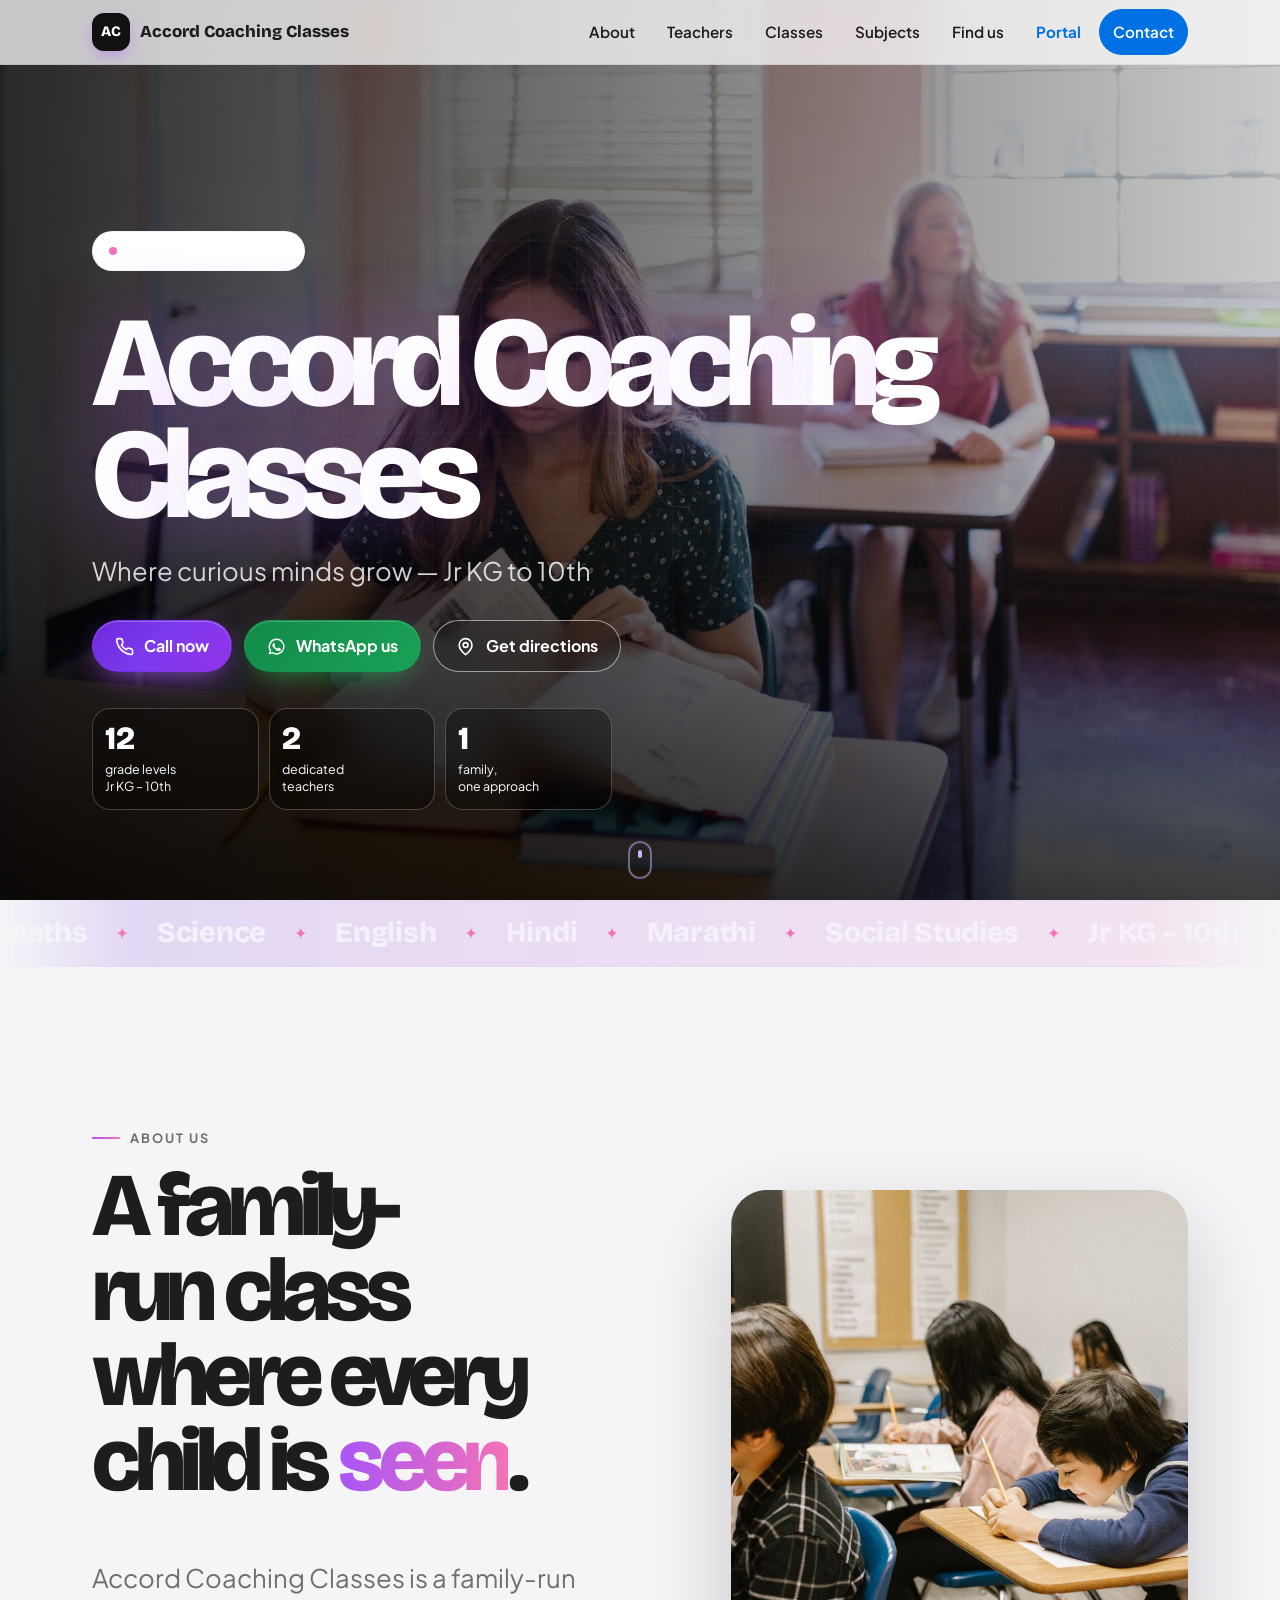
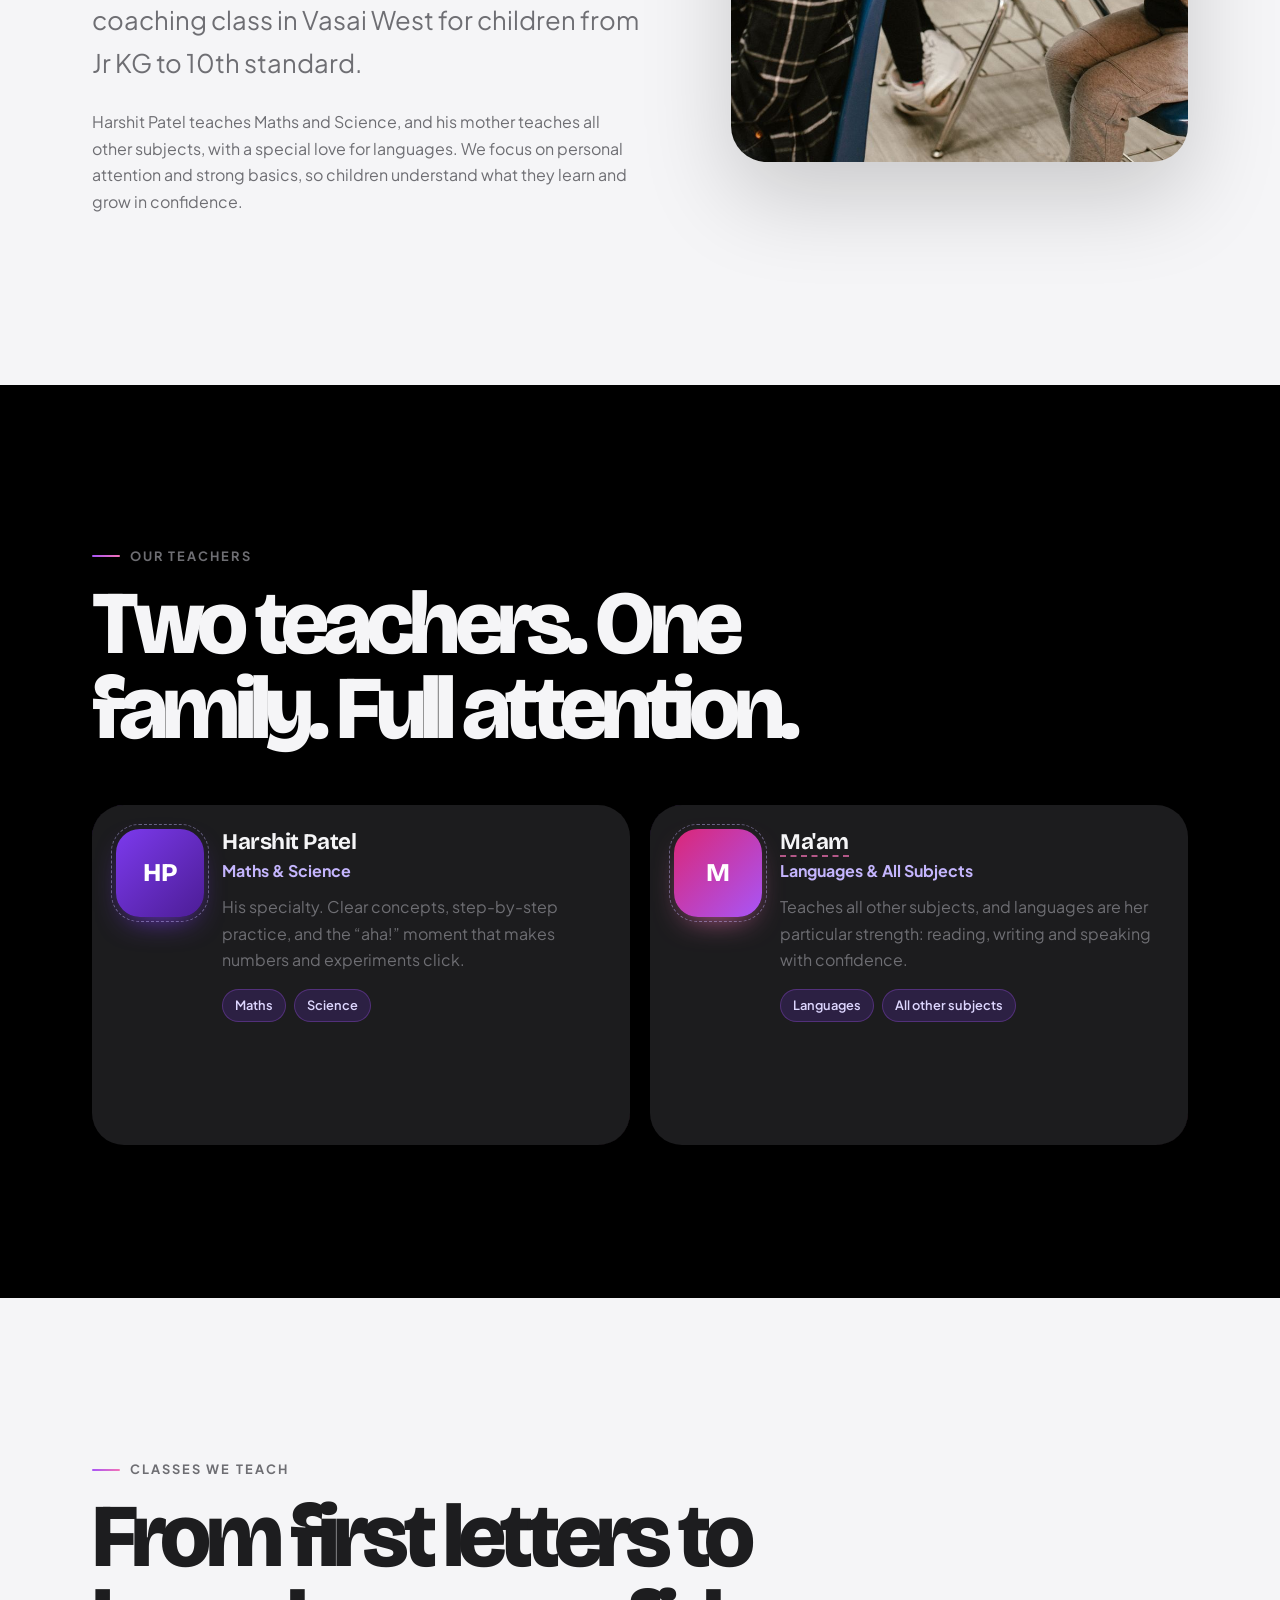
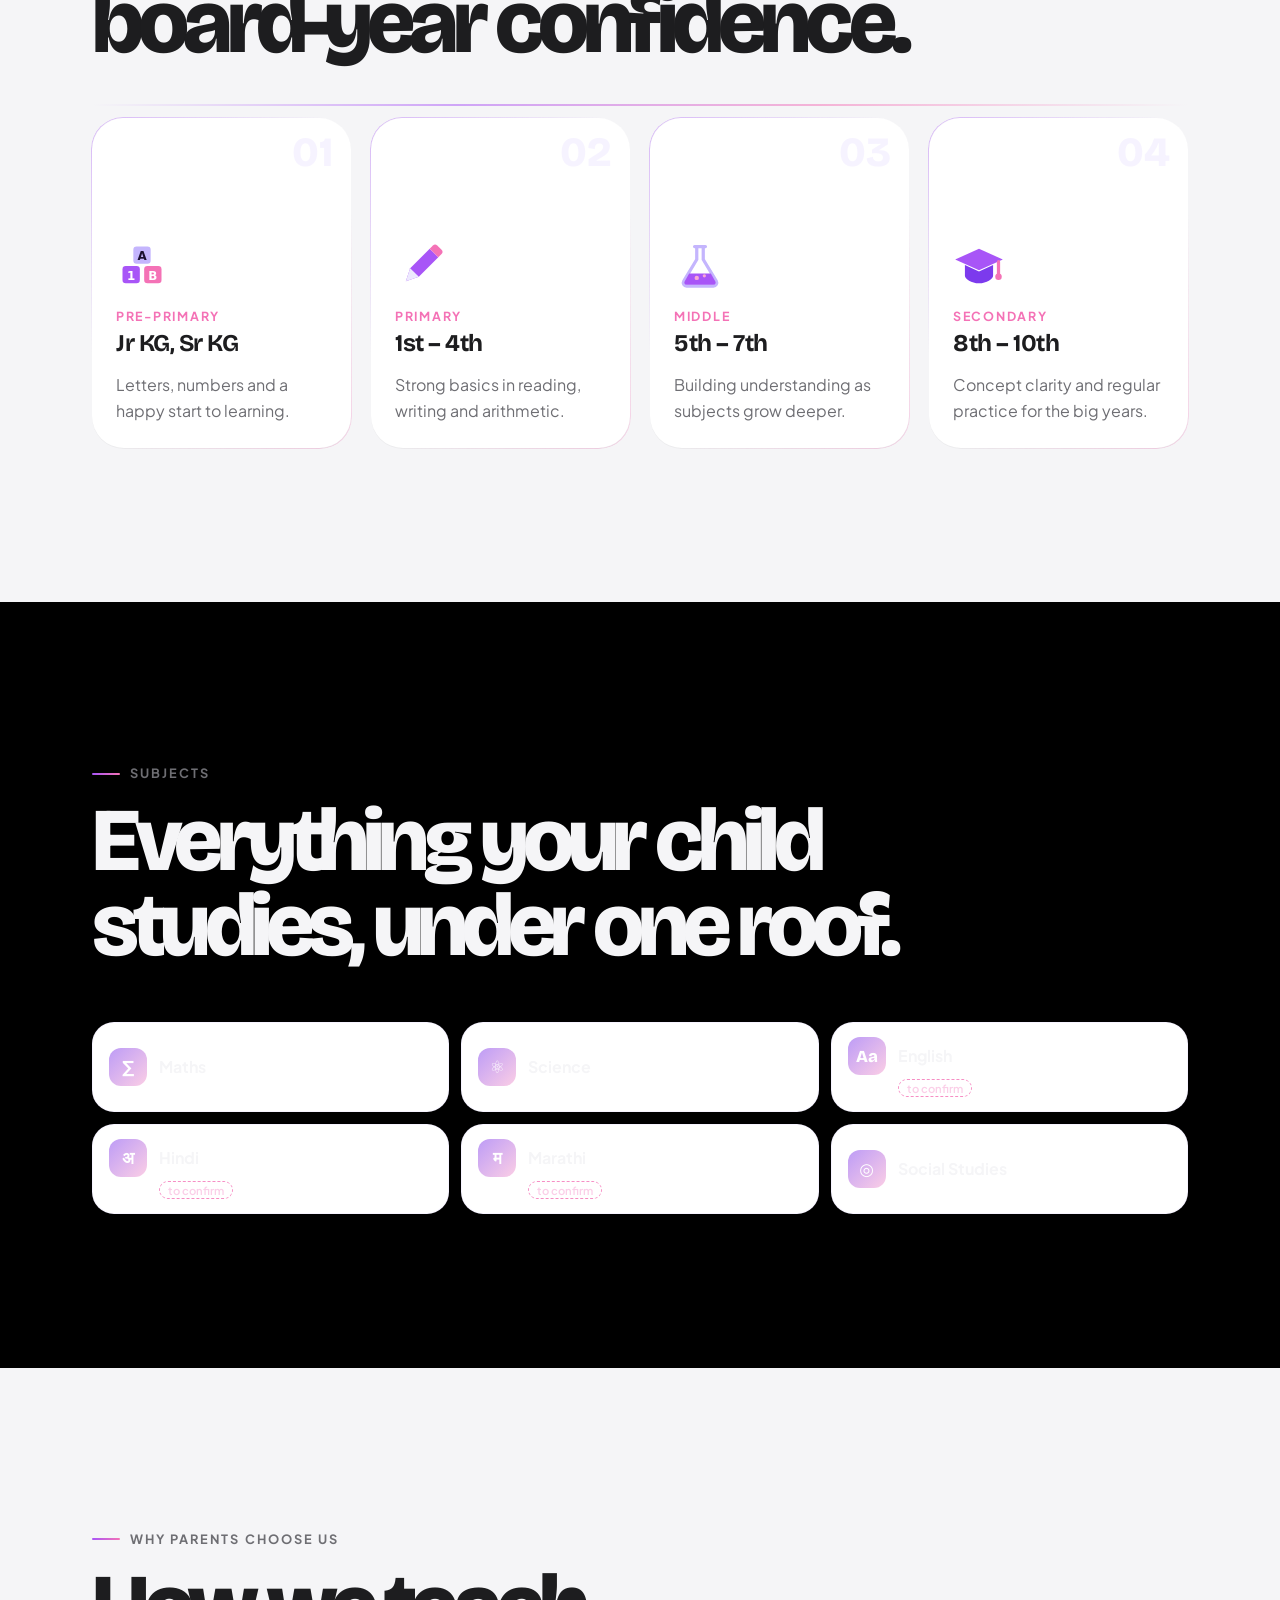
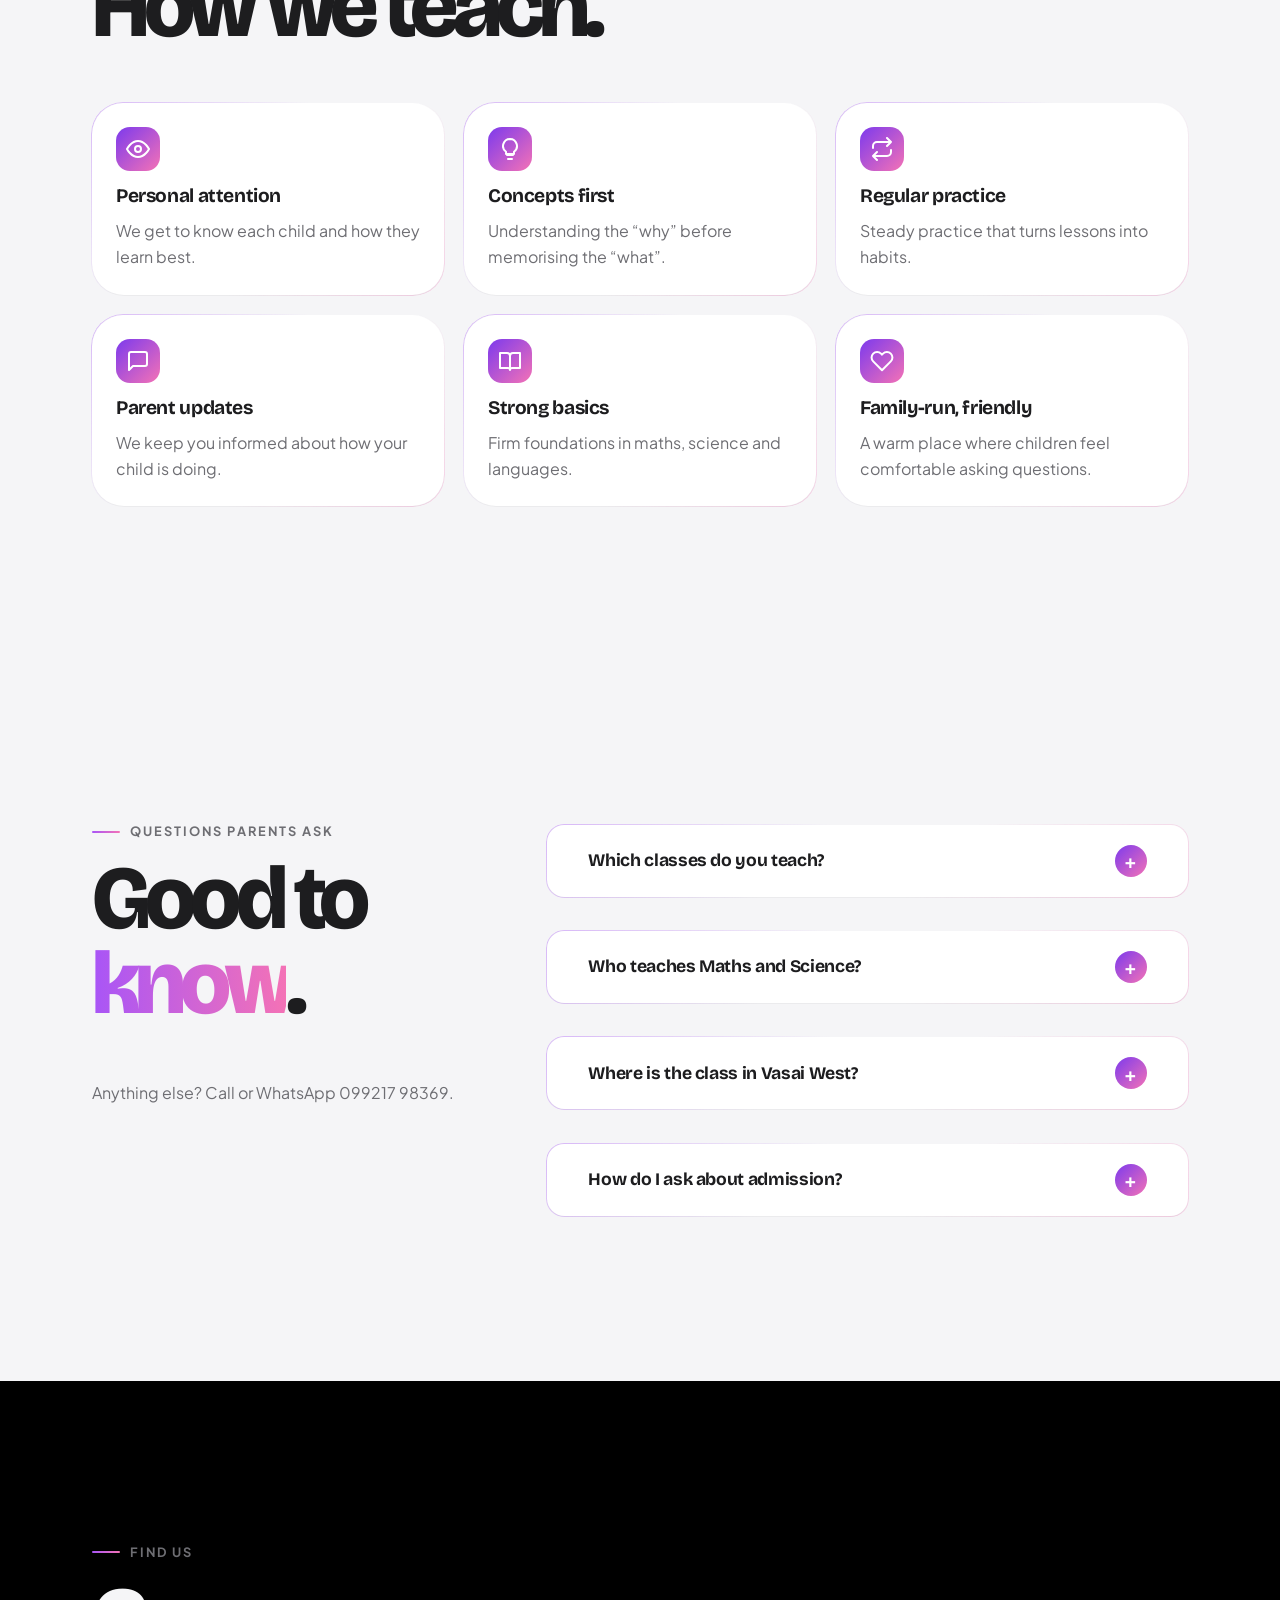
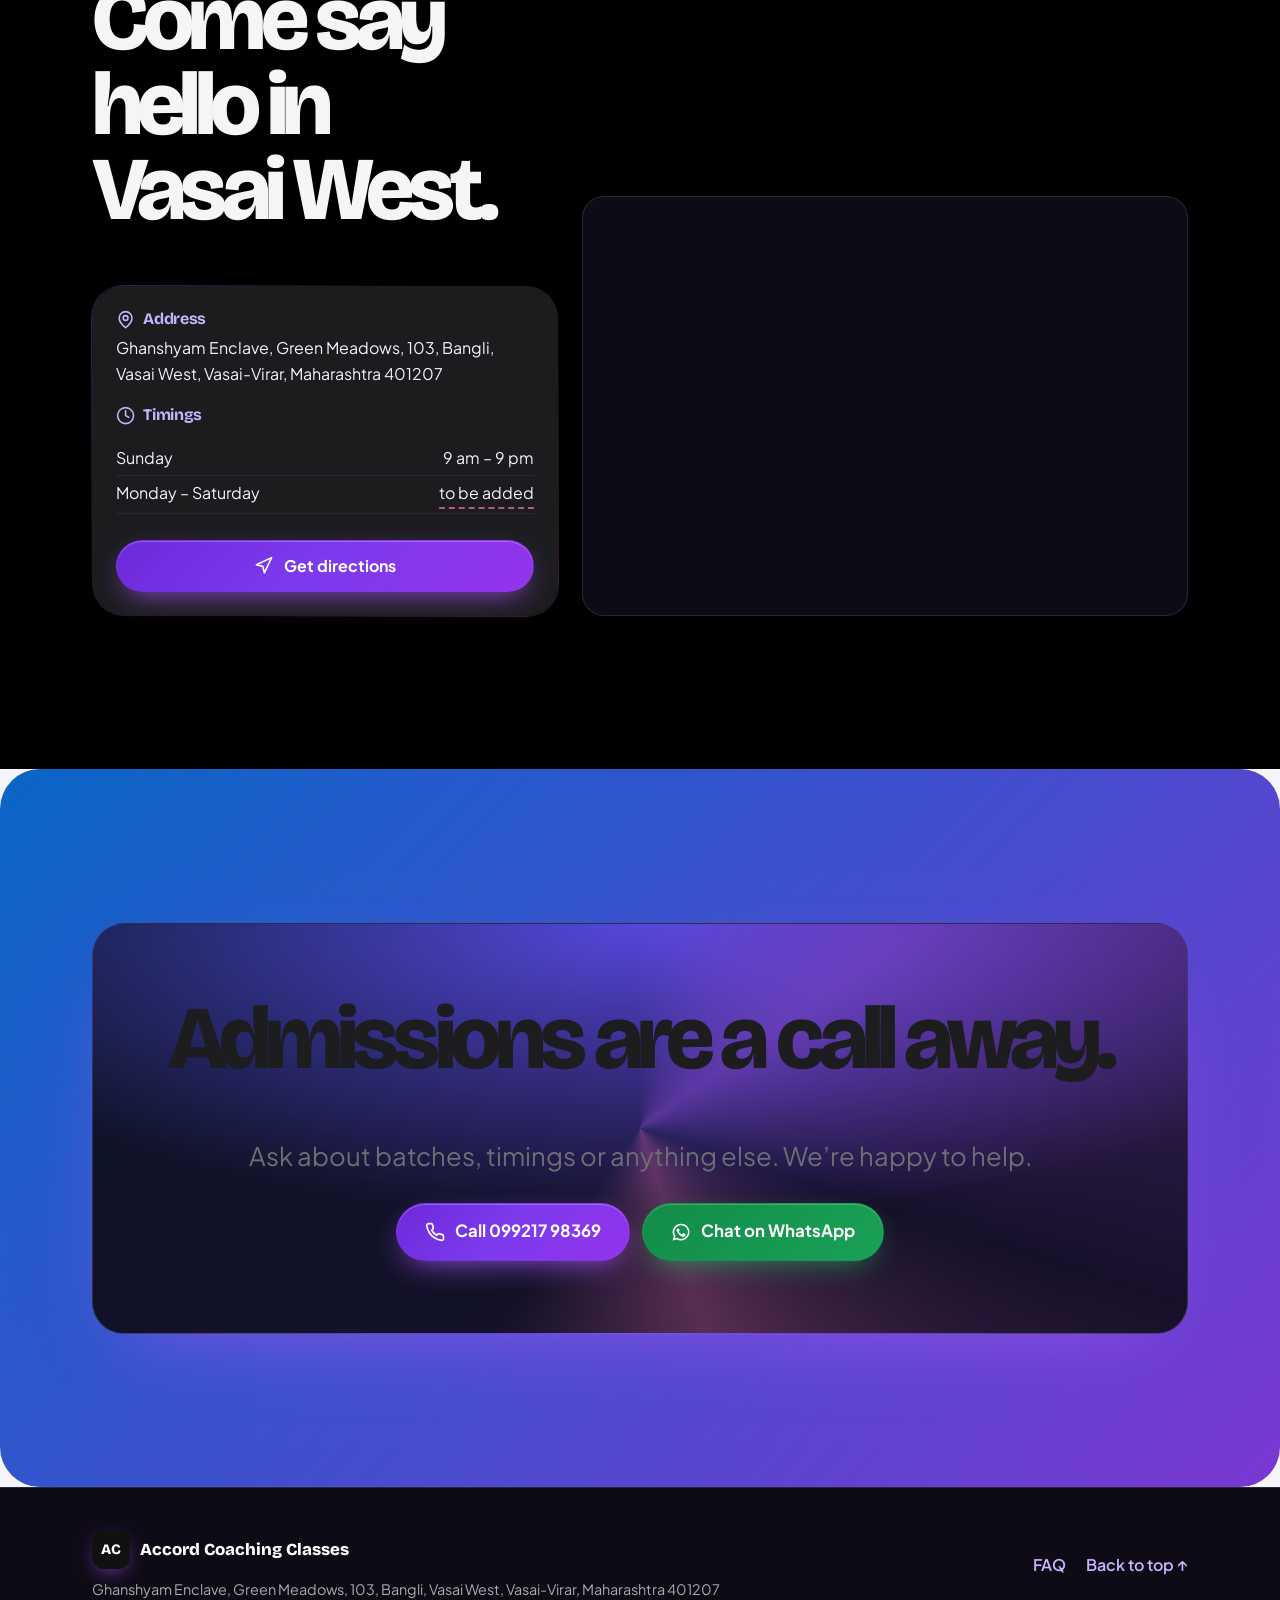
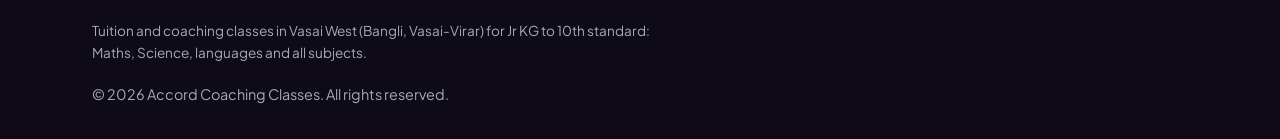
<file: index.html>
<!doctype html>
<html lang="en">
<head>
  <meta charset="utf-8">
  <meta name="viewport" content="width=device-width, initial-scale=1, viewport-fit=cover">
  <title>Accord Coaching Classes | Tuition &amp; Coaching Classes in Vasai West for Jr KG to 10th</title>
  <meta name="description" content="Accord Coaching Classes in Bangli, Vasai West: family-run tuition and coaching classes for Jr KG to 10th standard. Maths &amp; Science with Harshit Patel, languages and all other subjects with Ma'am. Call 099217 98369.">
  <meta name="robots" content="index, follow, max-image-preview:large">
  <meta name="geo.region" content="IN-MH">
  <meta name="geo.placename" content="Vasai West, Vasai-Virar">
  <meta name="geo.position" content="19.3645756;72.8074277"><meta name="ICBM" content="19.3645756, 72.8074277">
  <meta name="theme-color" content="#07060B">
  <meta name="color-scheme" content="dark">
  <link rel="canonical" href="https://harshipatel2006.github.io/accord-coaching-classes-vasai/">

  <meta property="og:type" content="website">
  <meta property="og:site_name" content="Accord Coaching Classes">
  <meta property="og:title" content="Accord Coaching Classes | Coaching Classes in Vasai West, Jr KG to 10th">
  <meta property="og:description" content="Jr KG to 10th. Maths &amp; Science with Harshit Patel; languages and all other subjects with Ma'am. Family-run, personal attention.">
  <meta property="og:image" content="https://harshipatel2006.github.io/accord-coaching-classes-vasai/assets/og-image.jpg">
  <meta property="og:image:type" content="image/jpeg">
  <meta property="og:image:width" content="1200">
  <meta property="og:image:height" content="630">
  <meta property="og:image:alt" content="Accord Coaching Classes, Vasai West: Jr KG to 10th, Maths, Science and languages">
  <meta property="og:url" content="https://harshipatel2006.github.io/accord-coaching-classes-vasai/">
  <meta property="og:locale" content="en_IN">
  <meta name="twitter:card" content="summary_large_image">
  <meta name="twitter:title" content="Accord Coaching Classes | Coaching Classes in Vasai West, Jr KG to 10th">
  <meta name="twitter:description" content="Jr KG to 10th. Maths &amp; Science, languages and all subjects. Family-run, personal attention.">
  <meta name="twitter:image" content="https://harshipatel2006.github.io/accord-coaching-classes-vasai/assets/og-image.jpg">
  <meta name="twitter:image:alt" content="Accord Coaching Classes, Vasai West: Jr KG to 10th, Maths, Science and languages">

  <link rel="icon" href="assets/favicon.svg" type="image/svg+xml">
  <link rel="icon" href="assets/favicon-32.png" sizes="32x32" type="image/png">
  <link rel="apple-touch-icon" href="assets/apple-touch-icon.png">
  <link rel="preload" href="assets/fonts/bricolage.woff2" as="font" type="font/woff2" crossorigin>
  <link rel="preload" href="assets/fonts/jakarta.woff2" as="font" type="font/woff2" crossorigin>
  <link rel="stylesheet" href="styles.css">
  <link rel="stylesheet" href="public-refresh.css">
  <link rel="stylesheet" href="public-tweaks.css">
  <script type="application/ld+json">{"@context":"https://schema.org","@graph":[{"@type":["EducationalOrganization","LocalBusiness"],"name":"Accord Coaching Classes","@id":"https://harshipatel2006.github.io/accord-coaching-classes-vasai/#organization","description":"Family-run tuition and coaching classes in Vasai West for Jr KG to 10th standard: Maths and Science with Harshit Patel, languages and all other subjects with his mother.","areaServed":["Vasai West","Vasai-Virar"],"knowsAbout":["Maths","Science","Languages"],"employee":[{"@type":"Person","name":"Harshit Patel","jobTitle":"Maths and Science teacher"}],"address":{"@type":"PostalAddress","streetAddress":"Ghanshyam Enclave, Green Meadows, 103, Bangli, Vasai West, Vasai-Virar, Maharashtra 401207","addressLocality":"Vasai West","addressRegion":"Maharashtra","postalCode":"401207","addressCountry":"IN","description":"Plus code 9R74+RX Vasai-Virar, Maharashtra"},"telephone":"+919921798369","url":"https://harshipatel2006.github.io/accord-coaching-classes-vasai/","image":"https://harshipatel2006.github.io/accord-coaching-classes-vasai/assets/og-image.jpg","geo":{"@type":"GeoCoordinates","latitude":19.3645756,"longitude":72.8074277},"hasMap":"https://www.google.com/maps?q=19.3645756,72.8074277","openingHoursSpecification":[{"@type":"OpeningHoursSpecification","dayOfWeek":"https://schema.org/Sunday","opens":"09:00","closes":"21:00"}]},{"@type":"WebSite","@id":"https://harshipatel2006.github.io/accord-coaching-classes-vasai/#website","url":"https://harshipatel2006.github.io/accord-coaching-classes-vasai/","name":"Accord Coaching Classes","inLanguage":"en-IN","publisher":{"@id":"https://harshipatel2006.github.io/accord-coaching-classes-vasai/#organization"}},{"@type":"FAQPage","@id":"https://harshipatel2006.github.io/accord-coaching-classes-vasai/#faq","mainEntity":[{"@type":"Question","name":"Which classes do you teach?","acceptedAnswer":{"@type":"Answer","text":"Every standard from Jr KG and Sr KG through 1st to 10th standard."}},{"@type":"Question","name":"Who teaches Maths and Science?","acceptedAnswer":{"@type":"Answer","text":"Harshit Patel teaches Maths and Science. His mother teaches all other subjects, and languages are her particular strength."}},{"@type":"Question","name":"Where is the class in Vasai West?","acceptedAnswer":{"@type":"Answer","text":"Ghanshyam Enclave, Green Meadows, 103, Bangli, Vasai West, Vasai-Virar, Maharashtra 401207."}},{"@type":"Question","name":"How do I ask about admission?","acceptedAnswer":{"@type":"Answer","text":"Call or WhatsApp 099217 98369 to ask about batches and timings. Directions to the class are below."}}]}]}</script>
</head>
<body>
  <a class="skip" href="#main">Skip to content</a>

  <header class="topbar" id="top">
    <div class="wrap topbar__in">
      <a class="brand" href="#hero">
        <span class="brand__mark" aria-hidden="true">AC</span>
        <span class="brand__name">Accord Coaching Classes</span>
      </a>
      <nav class="nav" aria-label="Sections">
        <a href="#about">About</a>
        <a href="#teachers">Teachers</a>
        <a href="#classes">Classes</a>
        <a href="#subjects">Subjects</a>
        <a href="#find-us">Find us</a>
        <a href="portal.html">Portal</a>
        <a class="nav__cta" href="#contact">Contact</a>
      </nav>
    </div>
  </header>

  <main id="main">
    <!-- 1. Hero -->
    <section class="hero" id="hero" aria-labelledby="hero-title">
      <video class="hero__video" autoplay muted loop playsinline preload="metadata" poster="assets/media/hero-poster.jpg" aria-hidden="true"><source src="assets/media/hero.mp4" type="video/mp4"></video>
      <div class="hero__shade" aria-hidden="true"></div>
      <div class="aurora" aria-hidden="true">
        <span class="aurora__blob aurora__blob--a"></span>
        <span class="aurora__blob aurora__blob--b"></span>
        <span class="aurora__blob aurora__blob--c"></span>
      </div>
      <canvas class="stars" id="stars" aria-hidden="true"></canvas>
      <div class="symbols" aria-hidden="true">
        <span style="--x:8%;--y:18%;--d:0s;--s:1.6rem">π</span>
        <span style="--x:84%;--y:14%;--d:-3s;--s:1.9rem">√</span>
        <span style="--x:72%;--y:62%;--d:-6s;--s:1.4rem">∑</span>
        <span style="--x:14%;--y:70%;--d:-2s;--s:1.2rem">ABC</span>
        <span style="--x:90%;--y:40%;--d:-8s;--s:1.5rem">⚛</span>
        <span style="--x:40%;--y:84%;--d:-5s;--s:1.3rem">÷</span>
        <span style="--x:56%;--y:10%;--d:-9s;--s:1.2rem">E=mc²</span>
        <span style="--x:28%;--y:40%;--d:-11s;--s:1.1rem">अ</span>
      </div>

      <div class="wrap hero__grid">
      <div class="hero__in">
        <p class="eyebrow reveal" data-reveal="up"><span class="dot" aria-hidden="true"></span> Jr KG – 10th · Vasai West</p>
        <h1 class="hero__title" id="hero-title"><span class="hero__name" data-letters>Accord Coaching Classes</span></h1>
        <p class="hero__tag reveal" data-reveal="up" style="--i:2">Where curious minds grow — Jr KG to 10th</p>
        <div class="hero__ctas reveal" data-reveal="up" style="--i:3">
          <a class="btn btn--primary" href="tel:+919921798369" data-ripple>
            <svg class="i" aria-hidden="true"><use href="#i-phone"/></svg> Call now
          </a>
          <a class="btn btn--wa" href="https://wa.me/919921798369?text=Hi%2C%20I%27d%20like%20to%20know%20about%20admissions" target="_blank" rel="noopener" data-ripple>
            <svg class="i" aria-hidden="true"><use href="#i-wa"/></svg> WhatsApp us
          </a>
          <a class="btn btn--ghost" href="https://www.google.com/maps/dir/?api=1&amp;destination=19.3645756%2C72.8074277" target="_blank" rel="noopener" data-ripple>
            <svg class="i" aria-hidden="true"><use href="#i-pin"/></svg> Get directions
          </a>
        </div>
        <ul class="stats reveal" data-reveal="up" style="--i:4" aria-label="At a glance">
          <li><strong><span data-count="12">12</span></strong><span>grade levels<br>Jr KG – 10th</span></li>
          <li><strong><span data-count="2">2</span></strong><span>dedicated<br>teachers</span></li>
          <li><strong>1</strong><span>family,<br>one approach</span></li>
        </ul>
      </div>
      <div class="hero__art" aria-hidden="true">
        <svg class="scene" viewBox="0 0 480 480">
          <defs>
            <radialGradient id="s-glow" cx=".5" cy=".5" r=".5"><stop offset="0" stop-color="#a855f7" stop-opacity=".55"/><stop offset="1" stop-color="#a855f7" stop-opacity="0"/></radialGradient>
            <linearGradient id="s-top" x1="0" y1="0" x2="1" y2="1"><stop offset="0" stop-color="#c4b5fd"/><stop offset="1" stop-color="#a855f7"/></linearGradient>
            <linearGradient id="s-l" x1="0" y1="0" x2="0" y2="1"><stop offset="0" stop-color="#7c3aed"/><stop offset="1" stop-color="#4c1d95"/></linearGradient>
            <linearGradient id="s-r" x1="0" y1="0" x2="0" y2="1"><stop offset="0" stop-color="#5b21b6"/><stop offset="1" stop-color="#2e1065"/></linearGradient>
            <linearGradient id="s-pt" x1="0" y1="0" x2="1" y2="1"><stop offset="0" stop-color="#fbcfe8"/><stop offset="1" stop-color="#f472b6"/></linearGradient>
            <linearGradient id="s-pl" x1="0" y1="0" x2="0" y2="1"><stop offset="0" stop-color="#ec4899"/><stop offset="1" stop-color="#9d174d"/></linearGradient>
            <linearGradient id="s-pr" x1="0" y1="0" x2="0" y2="1"><stop offset="0" stop-color="#be185d"/><stop offset="1" stop-color="#500724"/></linearGradient>
            <radialGradient id="s-orb" cx=".35" cy=".3" r=".75"><stop offset="0" stop-color="#fff"/><stop offset=".25" stop-color="#e9d5ff"/><stop offset=".7" stop-color="#a855f7"/><stop offset="1" stop-color="#581c87"/></radialGradient>
          </defs>
          <circle cx="240" cy="250" r="230" fill="url(#s-glow)"/>
          <!-- platform -->
          <path d="M240 330 L420 360 L240 430 L60 360 Z" fill="#1a1230" stroke="rgba(196,181,253,.35)"/>
          <path d="M60 360 L240 430 L240 446 L60 376 Z" fill="#120c22"/>
          <path d="M420 360 L240 430 L240 446 L420 376 Z" fill="#0b0716"/>
          <g class="scene__grid" stroke="rgba(196,181,253,.14)">
            <path d="M105 352 L285 422 M150 345 L330 414 M195 337 L375 406 M285 345 L105 397 M330 352 L150 404 M375 360 L195 412"/>
          </g>
          <!-- book stack -->
          <g class="scene__books">
            <path d="M150 330 L240 345 L330 330 L240 315 Z" fill="url(#s-top)"/>
            <path d="M150 330 L240 345 L240 370 L150 355 Z" fill="url(#s-l)"/>
            <path d="M330 330 L240 345 L240 370 L330 355 Z" fill="url(#s-r)"/>
            <path d="M156 340 L240 354 M156 347 L240 361" stroke="#ede9fe" stroke-opacity=".5"/>
            <path d="M168 300 L246 312 L322 298 L244 286 Z" fill="url(#s-pt)"/>
            <path d="M168 300 L246 312 L246 332 L168 320 Z" fill="url(#s-pl)"/>
            <path d="M322 298 L246 312 L246 332 L322 318 Z" fill="url(#s-pr)"/>
            <path d="M174 309 L246 321" stroke="#fff" stroke-opacity=".5"/>
            <path d="M178 272 L240 282 L304 270 L242 260 Z" fill="#ddd6fe"/>
            <path d="M178 272 L240 282 L240 298 L178 288 Z" fill="#8b5cf6"/>
            <path d="M304 270 L240 282 L240 298 L304 286 Z" fill="#6d28d9"/>
          </g>
          <!-- pencil -->
          <g class="scene__pencil"><path d="M318 250 L388 196 L398 208 L328 262 Z" fill="#f472b6"/><path d="M318 250 L328 262 L306 270 Z" fill="#fde68a"/><path d="M388 196 L398 208 L406 202 L396 190 Z" fill="#c4b5fd"/></g>
          <!-- orb + atom -->
          <g class="scene__orb">
            <ellipse cx="240" cy="258" rx="54" ry="10" fill="#000" opacity=".35"/>
            <circle cx="240" cy="168" r="58" fill="url(#s-orb)"/>
            <circle cx="222" cy="146" r="16" fill="#fff" opacity=".45"/>
            <g fill="none" stroke="#f9a8d4" stroke-width="2.5" opacity=".9">
              <ellipse cx="240" cy="168" rx="104" ry="32"/>
              <ellipse cx="240" cy="168" rx="104" ry="32" transform="rotate(60 240 168)"/>
              <ellipse cx="240" cy="168" rx="104" ry="32" transform="rotate(-60 240 168)"/>
            </g>
            <g class="scene__electron"><circle cx="344" cy="168" r="8" fill="#fff"/></g>
          </g>
          <!-- floating chips -->
          <g class="chip chip--a"><rect x="40" y="96" width="84" height="56" rx="16" fill="#1d1433" stroke="rgba(196,181,253,.4)"/><text x="82" y="133" text-anchor="middle">π r²</text></g>
          <g class="chip chip--b"><rect x="372" y="70" width="76" height="56" rx="16" fill="#1d1433" stroke="rgba(244,114,182,.5)"/><text x="410" y="107" text-anchor="middle">अ आ</text></g>
          <g class="chip chip--c"><rect x="24" y="250" width="92" height="56" rx="16" fill="#1d1433" stroke="rgba(196,181,253,.4)"/><text x="70" y="287" text-anchor="middle">ABC</text></g>
          <g class="chip chip--d"><rect x="388" y="270" width="72" height="56" rx="16" fill="#1d1433" stroke="rgba(244,114,182,.5)"/><text x="424" y="307" text-anchor="middle">√x</text></g>
        </svg>
      </div>
      </div>
      <a class="scrollcue" href="#about" aria-label="Scroll to About"><span aria-hidden="true"></span></a>
    </section>

    <div class="marquee" aria-hidden="true"><div class="marquee__track">
      <span>Maths</span><i>✦</i><span>Science</span><i>✦</i><span>English</span><i>✦</i><span>Hindi</span><i>✦</i><span>Marathi</span><i>✦</i><span>Social Studies</span><i>✦</i><span>Jr KG – 10th</span><i>✦</i><span>Vasai West</span><i>✦</i>
      <span>Maths</span><i>✦</i><span>Science</span><i>✦</i><span>English</span><i>✦</i><span>Hindi</span><i>✦</i><span>Marathi</span><i>✦</i><span>Social Studies</span><i>✦</i><span>Jr KG – 10th</span><i>✦</i><span>Vasai West</span><i>✦</i>
    </div></div>

    <!-- 2. About -->
    <section class="section" id="about" aria-labelledby="about-title">
      <div class="wrap about">
        <div class="about__text">
          <p class="kicker reveal" data-reveal="up">About us</p>
          <h2 id="about-title" class="reveal" data-reveal="up" style="--i:1">A family-run class where every child is <em>seen</em>.</h2>
          <p class="lead reveal" data-reveal="up" style="--i:2">Accord Coaching Classes is a family-run coaching class in Vasai West for children from Jr KG to 10th standard.</p>
          <p class="reveal" data-reveal="up" style="--i:3">Harshit Patel teaches Maths and Science, and his mother teaches all other subjects, with a special love for languages. We focus on personal attention and strong basics, so children understand what they learn and grow in confidence.</p>
        </div>
        <div class="about__art reveal" data-reveal="scale" style="--i:2" aria-hidden="true">
          <img class="editorial-photo" src="assets/media/classroom.jpg" width="1600" height="1067" loading="lazy" decoding="async" alt="">
          <svg viewBox="0 0 320 320" class="orbit">
            <defs>
              <linearGradient id="g-orb" x1="0" y1="0" x2="1" y2="1">
                <stop offset="0" stop-color="#A855F7"/><stop offset="1" stop-color="#F472B6"/>
              </linearGradient>
            </defs>
            <circle cx="160" cy="160" r="120" class="orbit__ring"/>
            <circle cx="160" cy="160" r="78" class="orbit__ring orbit__ring--2"/>
            <circle cx="160" cy="160" r="46" fill="url(#g-orb)" opacity=".9"/>
            <text x="160" y="172" text-anchor="middle" class="orbit__core">1+1</text>
            <g class="orbit__spin"><circle cx="160" cy="40" r="10" fill="#C4B5FD"/><text x="160" y="22" text-anchor="middle" class="orbit__lbl">Maths</text></g>
            <g class="orbit__spin orbit__spin--2"><circle cx="238" cy="160" r="8" fill="#F9A8D4"/><text x="262" y="150" text-anchor="middle" class="orbit__lbl">Science</text></g>
            <g class="orbit__spin orbit__spin--3"><circle cx="160" cy="280" r="9" fill="#A78BFA"/><text x="160" y="306" text-anchor="middle" class="orbit__lbl">Languages</text></g>
          </svg>
        </div>
      </div>
    </section>

    <!-- 3. Teachers -->
    <section class="section section--alt" id="teachers" aria-labelledby="teachers-title">
      <div class="wrap">
        <p class="kicker reveal" data-reveal="up">Our teachers</p>
        <h2 id="teachers-title" class="reveal" data-reveal="up" style="--i:1">Two teachers. One family. Full attention.</h2>
        <div class="grid grid--2">
          <article class="card teacher reveal" data-reveal="up" data-tilt style="--i:2">
            <div class="avatar" aria-hidden="true"><span>HP</span></div>
            <div>
              <h3>Harshit Patel</h3>
              <p class="teacher__role">Maths &amp; Science</p>
              <p>His specialty. Clear concepts, step-by-step practice, and the “aha!” moment that makes numbers and experiments click.</p>
              <ul class="tags"><li>Maths</li><li>Science</li></ul>
            </div>
          </article>
          <article class="card teacher reveal" data-reveal="up" data-tilt style="--i:3">
            <div class="avatar avatar--pink" aria-hidden="true"><span>M</span></div>
            <div>
              <h3><span class="ph">Ma'am</span></h3>
              <p class="teacher__role">Languages &amp; All Subjects</p>
              <p>Teaches all other subjects, and languages are her particular strength: reading, writing and speaking with confidence.</p>
              <ul class="tags"><li>Languages</li><li>All other subjects</li></ul>
            </div>
          </article>
        </div>
      </div>
    </section>

    <!-- 4. Classes -->
    <section class="section" id="classes" aria-labelledby="classes-title">
      <div class="wrap">
        <p class="kicker reveal" data-reveal="up">Classes we teach</p>
        <h2 id="classes-title" class="reveal" data-reveal="up" style="--i:1">From first letters to board-year confidence.</h2>
        <div class="grid grid--4 journey">
          <article class="card level reveal" data-reveal="up" data-tilt style="--i:1">
            <svg class="level__icon" aria-hidden="true"><use href="#i-blocks"/></svg>
            <p class="level__band">Pre-Primary</p>
            <h3>Jr KG, Sr KG</h3>
            <p>Letters, numbers and a happy start to learning.</p>
          </article>
          <article class="card level reveal" data-reveal="up" data-tilt style="--i:2">
            <svg class="level__icon" aria-hidden="true"><use href="#i-pencil"/></svg>
            <p class="level__band">Primary</p>
            <h3>1st – 4th</h3>
            <p>Strong basics in reading, writing and arithmetic.</p>
          </article>
          <article class="card level reveal" data-reveal="up" data-tilt style="--i:3">
            <svg class="level__icon" aria-hidden="true"><use href="#i-flask"/></svg>
            <p class="level__band">Middle</p>
            <h3>5th – 7th</h3>
            <p>Building understanding as subjects grow deeper.</p>
          </article>
          <article class="card level reveal" data-reveal="up" data-tilt style="--i:4">
            <svg class="level__icon" aria-hidden="true"><use href="#i-cap"/></svg>
            <p class="level__band">Secondary</p>
            <h3>8th – 10th</h3>
            <p>Concept clarity and regular practice for the big years.</p>
          </article>
        </div>
      </div>
    </section>

    <!-- 5. Subjects -->
    <section class="section section--alt" id="subjects" aria-labelledby="subjects-title">
      <div class="wrap">
        <p class="kicker reveal" data-reveal="up">Subjects</p>
        <h2 id="subjects-title" class="reveal" data-reveal="up" style="--i:1">Everything your child studies, under one roof.</h2>
        <ul class="subjects">
          <li class="subject reveal" data-reveal="scale" style="--i:1"><span class="subject__sym" aria-hidden="true">∑</span>Maths</li>
          <li class="subject reveal" data-reveal="scale" style="--i:2"><span class="subject__sym" aria-hidden="true">⚛</span>Science</li>
          <li class="subject reveal" data-reveal="scale" style="--i:3"><span class="subject__sym" aria-hidden="true">Aa</span>English <small class="ph ph--tag">to confirm</small></li>
          <li class="subject reveal" data-reveal="scale" style="--i:4"><span class="subject__sym" aria-hidden="true">अ</span>Hindi <small class="ph ph--tag">to confirm</small></li>
          <li class="subject reveal" data-reveal="scale" style="--i:5"><span class="subject__sym" aria-hidden="true">म</span>Marathi <small class="ph ph--tag">to confirm</small></li>
          <li class="subject reveal" data-reveal="scale" style="--i:6"><span class="subject__sym" aria-hidden="true">◎</span>Social Studies</li>
        </ul>
      </div>
    </section>

    <!-- 6. Why parents choose us -->
    <section class="section" id="why" aria-labelledby="why-title">
      <div class="wrap">
        <p class="kicker reveal" data-reveal="up">Why parents choose us</p>
        <h2 id="why-title" class="reveal" data-reveal="up" style="--i:1">How we teach.</h2>
        <div class="grid grid--3">
          <article class="card why reveal" data-reveal="up" data-tilt style="--i:1"><svg class="why__icon" aria-hidden="true"><use href="#i-eye"/></svg><h3>Personal attention</h3><p>We get to know each child and how they learn best.</p></article>
          <article class="card why reveal" data-reveal="up" data-tilt style="--i:2"><svg class="why__icon" aria-hidden="true"><use href="#i-bulb"/></svg><h3>Concepts first</h3><p>Understanding the “why” before memorising the “what”.</p></article>
          <article class="card why reveal" data-reveal="up" data-tilt style="--i:3"><svg class="why__icon" aria-hidden="true"><use href="#i-repeat"/></svg><h3>Regular practice</h3><p>Steady practice that turns lessons into habits.</p></article>
          <article class="card why reveal" data-reveal="up" data-tilt style="--i:4"><svg class="why__icon" aria-hidden="true"><use href="#i-chat"/></svg><h3>Parent updates</h3><p>We keep you informed about how your child is doing.</p></article>
          <article class="card why reveal" data-reveal="up" data-tilt style="--i:5"><svg class="why__icon" aria-hidden="true"><use href="#i-book"/></svg><h3>Strong basics</h3><p>Firm foundations in maths, science and languages.</p></article>
          <article class="card why reveal" data-reveal="up" data-tilt style="--i:6"><svg class="why__icon" aria-hidden="true"><use href="#i-heart"/></svg><h3>Family-run, friendly</h3><p>A warm place where children feel comfortable asking questions.</p></article>
        </div>
      </div>
    </section>

    <!-- 7. FAQ -->
    <section class="section" id="faq" aria-labelledby="faq-title">
      <div class="wrap faq">
        <div>
          <p class="kicker reveal" data-reveal="up">Questions parents ask</p>
          <h2 id="faq-title" class="reveal" data-reveal="up" style="--i:1">Good to <em>know</em>.</h2>
          <p class="reveal" data-reveal="up" style="--i:2">Anything else? Call or WhatsApp 099217 98369.</p>
        </div>
        <div class="faq__list">
          <details class="card qa reveal" data-reveal="up" style="--i:1"><summary><h3>Which classes do you teach?</h3></summary><p>Every standard from Jr KG and Sr KG through 1st to 10th standard.</p></details>
          <details class="card qa reveal" data-reveal="up" style="--i:2"><summary><h3>Who teaches Maths and Science?</h3></summary><p>Harshit Patel teaches Maths and Science. His mother teaches all other subjects, and languages are her particular strength.</p></details>
          <details class="card qa reveal" data-reveal="up" style="--i:3"><summary><h3>Where is the class in Vasai West?</h3></summary><p>Ghanshyam Enclave, Green Meadows, 103, Bangli, Vasai West, Vasai-Virar, Maharashtra 401207.</p></details>
          <details class="card qa reveal" data-reveal="up" style="--i:4"><summary><h3>How do I ask about admission?</h3></summary><p>Call or WhatsApp 099217 98369 to ask about batches and timings. Directions to the class are below.</p></details>
        </div>
      </div>
    </section>

    <!-- 8. Find us -->
    <section class="section section--alt" id="find-us" aria-labelledby="find-title">
      <div class="wrap find">
        <div class="find__info">
          <p class="kicker reveal" data-reveal="up">Find us</p>
          <h2 id="find-title" class="reveal" data-reveal="up" style="--i:1">Come say hello in Vasai West.</h2>
          <div class="card info reveal" data-reveal="up" style="--i:2">
            <h3><svg class="i" aria-hidden="true"><use href="#i-pin"/></svg> Address</h3>
            <address>Ghanshyam Enclave, Green Meadows, 103, Bangli, Vasai West, Vasai-Virar, Maharashtra 401207</address>
            
            <h3><svg class="i" aria-hidden="true"><use href="#i-clock"/></svg> Timings</h3>
            <ul class="hours"><li><span>Sunday</span><span>9 am – 9 pm</span></li><li><span>Monday – Saturday</span><span class="ph">to be added</span></li></ul>
            
            <a class="btn btn--primary btn--block" href="https://www.google.com/maps/dir/?api=1&amp;destination=19.3645756%2C72.8074277" target="_blank" rel="noopener" data-ripple><svg class="i" aria-hidden="true"><use href="#i-nav"/></svg> Get directions</a>
          </div>
        </div>
        <div class="map reveal" data-reveal="scale" style="--i:2">
          <iframe src="https://maps.google.com/maps?q=19.3645756,72.8074277&amp;z=17&amp;hl=en&amp;output=embed" title="Map showing Accord Coaching Classes in Vasai West" loading="lazy" referrerpolicy="no-referrer-when-downgrade" allowfullscreen></iframe>
          
        </div>
      </div>
    </section>

    <!-- 9. Contact -->
    <section class="section contact" id="contact" aria-labelledby="contact-title">
      <div class="wrap"><div class="contact__in reveal" data-reveal="scale">
        <h2 id="contact-title">Admissions are a call away.</h2>
        <p class="lead">Ask about batches, timings or anything else. We’re happy to help.</p>
        
        <div class="contact__ctas">
          <a class="btn btn--primary btn--lg" href="tel:+919921798369" data-ripple><svg class="i" aria-hidden="true"><use href="#i-phone"/></svg> Call 099217 98369</a>
          <a class="btn btn--wa btn--lg" href="https://wa.me/919921798369?text=Hi%2C%20I%27d%20like%20to%20know%20about%20admissions" target="_blank" rel="noopener" data-ripple><svg class="i" aria-hidden="true"><use href="#i-wa"/></svg> Chat on WhatsApp</a>
        </div>
        
        
      </div></div>
    </section>
  </main>

  <!-- 10. Footer -->
  <footer class="footer">
    <div class="wrap footer__in">
      <div>
        <p class="brand brand--footer"><span class="brand__mark" aria-hidden="true">AC</span> <span>Accord Coaching Classes</span></p>
        <p class="footer__addr">Ghanshyam Enclave, Green Meadows, 103, Bangli, Vasai West, Vasai-Virar, Maharashtra 401207</p>
        
      </div>
      <div class="footer__links">
        
        <a href="#faq">FAQ</a>
        <a href="#hero">Back to top ↑</a>
      </div>
      <p class="footer__seo">Tuition and coaching classes in Vasai West (Bangli, Vasai-Virar) for Jr KG to 10th standard: Maths, Science, languages and all subjects.</p>
      <p class="footer__copy">© 2026 Accord Coaching Classes. All rights reserved.</p>
    </div>
  </footer>

  <!-- Sticky mobile action bar -->
  <nav class="actionbar" aria-label="Quick actions">
    <a href="tel:+919921798369"><svg class="i" aria-hidden="true"><use href="#i-phone"/></svg><span>Call</span></a>
    <a href="https://wa.me/919921798369?text=Hi%2C%20I%27d%20like%20to%20know%20about%20admissions" target="_blank" rel="noopener" class="actionbar__wa"><svg class="i" aria-hidden="true"><use href="#i-wa"/></svg><span>WhatsApp</span></a>
    <a href="https://www.google.com/maps/dir/?api=1&amp;destination=19.3645756%2C72.8074277" target="_blank" rel="noopener"><svg class="i" aria-hidden="true"><use href="#i-pin"/></svg><span>Directions</span></a>
  </nav>

  <svg width="0" height="0" style="position:absolute" aria-hidden="true">
    <symbol id="i-phone" viewBox="0 0 24 24"><path fill="none" stroke="currentColor" stroke-width="2" stroke-linecap="round" stroke-linejoin="round" d="M22 16.9v3a2 2 0 0 1-2.2 2 19.8 19.8 0 0 1-8.6-3.1 19.5 19.5 0 0 1-6-6A19.8 19.8 0 0 1 2.1 4.2 2 2 0 0 1 4.1 2h3a2 2 0 0 1 2 1.7c.1.9.4 1.8.7 2.7a2 2 0 0 1-.5 2.1L8 9.8a16 16 0 0 0 6 6l1.3-1.3a2 2 0 0 1 2.1-.4c.9.3 1.8.6 2.7.7a2 2 0 0 1 1.7 2z"/></symbol>
    <symbol id="i-wa" viewBox="0 0 24 24"><path fill="currentColor" d="M12 2a10 10 0 0 0-8.6 15.1L2 22l5-1.3A10 10 0 1 0 12 2zm0 18.2a8.2 8.2 0 0 1-4.2-1.2l-.3-.2-3 .8.8-2.9-.2-.3A8.2 8.2 0 1 1 12 20.2zm4.5-6.1c-.2-.1-1.5-.7-1.7-.8s-.4-.1-.6.1-.7.8-.8 1-.3.2-.6.1a6.7 6.7 0 0 1-3.3-2.9c-.3-.4.3-.4.7-1.3.1-.2 0-.3 0-.4l-.8-1.8c-.2-.5-.4-.4-.6-.4h-.5a1 1 0 0 0-.7.3 3 3 0 0 0-.9 2.2 5.2 5.2 0 0 0 1.1 2.7 11.8 11.8 0 0 0 4.5 4c1.7.7 2.3.8 3.2.6a2.7 2.7 0 0 0 1.8-1.2 2.2 2.2 0 0 0 .1-1.3c0-.1-.2-.2-.5-.3z"/></symbol>
    <symbol id="i-pin" viewBox="0 0 24 24"><path fill="none" stroke="currentColor" stroke-width="2" stroke-linecap="round" stroke-linejoin="round" d="M20 10c0 6-8 12-8 12S4 16 4 10a8 8 0 0 1 16 0z"/><circle cx="12" cy="10" r="3" fill="none" stroke="currentColor" stroke-width="2"/></symbol>
    <symbol id="i-nav" viewBox="0 0 24 24"><path fill="none" stroke="currentColor" stroke-width="2" stroke-linejoin="round" d="M3 11l19-9-9 19-2-8-8-2z"/></symbol>
    <symbol id="i-clock" viewBox="0 0 24 24"><circle cx="12" cy="12" r="10" fill="none" stroke="currentColor" stroke-width="2"/><path fill="none" stroke="currentColor" stroke-width="2" stroke-linecap="round" d="M12 6v6l4 2"/></symbol>
    <symbol id="i-ig" viewBox="0 0 24 24"><rect x="2" y="2" width="20" height="20" rx="5" fill="none" stroke="currentColor" stroke-width="2"/><circle cx="12" cy="12" r="4" fill="none" stroke="currentColor" stroke-width="2"/><circle cx="17.5" cy="6.5" r="1.2" fill="currentColor"/></symbol>
    <symbol id="i-blocks" viewBox="0 0 48 48"><rect x="6" y="24" width="16" height="16" rx="3" fill="#A855F7"/><rect x="26" y="24" width="16" height="16" rx="3" fill="#F472B6"/><rect x="16" y="6" width="16" height="16" rx="3" fill="#C4B5FD"/><text x="24" y="18.5" text-anchor="middle" font-size="11" font-weight="800" fill="#1B1030" font-family="system-ui">A</text><text x="14" y="36.5" text-anchor="middle" font-size="11" font-weight="800" fill="#fff" font-family="system-ui">1</text><text x="34" y="36.5" text-anchor="middle" font-size="11" font-weight="800" fill="#fff" font-family="system-ui">B</text></symbol>
    <symbol id="i-pencil" viewBox="0 0 48 48"><path d="M10 38l4-12L32 8l8 8-18 18-12 4z" fill="#A855F7"/><path d="M32 8l8 8 3-3a3 3 0 0 0 0-4l-4-4a3 3 0 0 0-4 0l-3 3z" fill="#F472B6"/><path d="M10 38l4-12 8 8-12 4z" fill="#EDE9FE"/></symbol>
    <symbol id="i-flask" viewBox="0 0 48 48"><path d="M19 6h10M21 6v12L9 38a3 3 0 0 0 2.6 4.5h24.8A3 3 0 0 0 39 38L27 18V6" fill="none" stroke="#C4B5FD" stroke-width="3" stroke-linecap="round" stroke-linejoin="round"/><path d="M14 31h20l4.2 7.3a2 2 0 0 1-1.7 3H11.5a2 2 0 0 1-1.7-3z" fill="#A855F7"/><circle cx="21" cy="35" r="2" fill="#F9A8D4"/><circle cx="28" cy="33" r="1.5" fill="#F9A8D4"/></symbol>
    <symbol id="i-cap" viewBox="0 0 48 48"><path d="M24 8L2 18l22 10 22-10z" fill="#A855F7"/><path d="M11 23v10c0 3 6 7 13 7s13-4 13-7V23l-13 6z" fill="#7C3AED"/><path d="M42 20v12" stroke="#F472B6" stroke-width="3" stroke-linecap="round"/><circle cx="42" cy="34" r="3" fill="#F472B6"/></symbol>
    <symbol id="i-eye" viewBox="0 0 24 24"><path fill="none" stroke="currentColor" stroke-width="2" d="M1 12s4-8 11-8 11 8 11 8-4 8-11 8-11-8-11-8z"/><circle cx="12" cy="12" r="3" fill="none" stroke="currentColor" stroke-width="2"/></symbol>
    <symbol id="i-bulb" viewBox="0 0 24 24"><path fill="none" stroke="currentColor" stroke-width="2" stroke-linecap="round" stroke-linejoin="round" d="M9 18h6M10 22h4M12 2a7 7 0 0 0-4 12.7V17h8v-2.3A7 7 0 0 0 12 2z"/></symbol>
    <symbol id="i-repeat" viewBox="0 0 24 24"><path fill="none" stroke="currentColor" stroke-width="2" stroke-linecap="round" stroke-linejoin="round" d="M17 1l4 4-4 4M3 11V9a4 4 0 0 1 4-4h14M7 23l-4-4 4-4M21 13v2a4 4 0 0 1-4 4H3"/></symbol>
    <symbol id="i-chat" viewBox="0 0 24 24"><path fill="none" stroke="currentColor" stroke-width="2" stroke-linejoin="round" d="M21 15a2 2 0 0 1-2 2H7l-4 4V5a2 2 0 0 1 2-2h14a2 2 0 0 1 2 2z"/></symbol>
    <symbol id="i-book" viewBox="0 0 24 24"><path fill="none" stroke="currentColor" stroke-width="2" stroke-linejoin="round" d="M2 4h7a3 3 0 0 1 3 3v14a2 2 0 0 0-2-2H2zM22 4h-7a3 3 0 0 0-3 3v14a2 2 0 0 1 2-2h8z"/></symbol>
    <symbol id="i-heart" viewBox="0 0 24 24"><path fill="none" stroke="currentColor" stroke-width="2" stroke-linejoin="round" d="M20.8 4.6a5.5 5.5 0 0 0-7.8 0L12 5.7l-1-1.1a5.5 5.5 0 0 0-7.8 7.8L12 21.2l8.8-8.8a5.5 5.5 0 0 0 0-7.8z"/></symbol>
  </svg>

  <script src="main.js" defer></script>
</body>
</html>
</file>
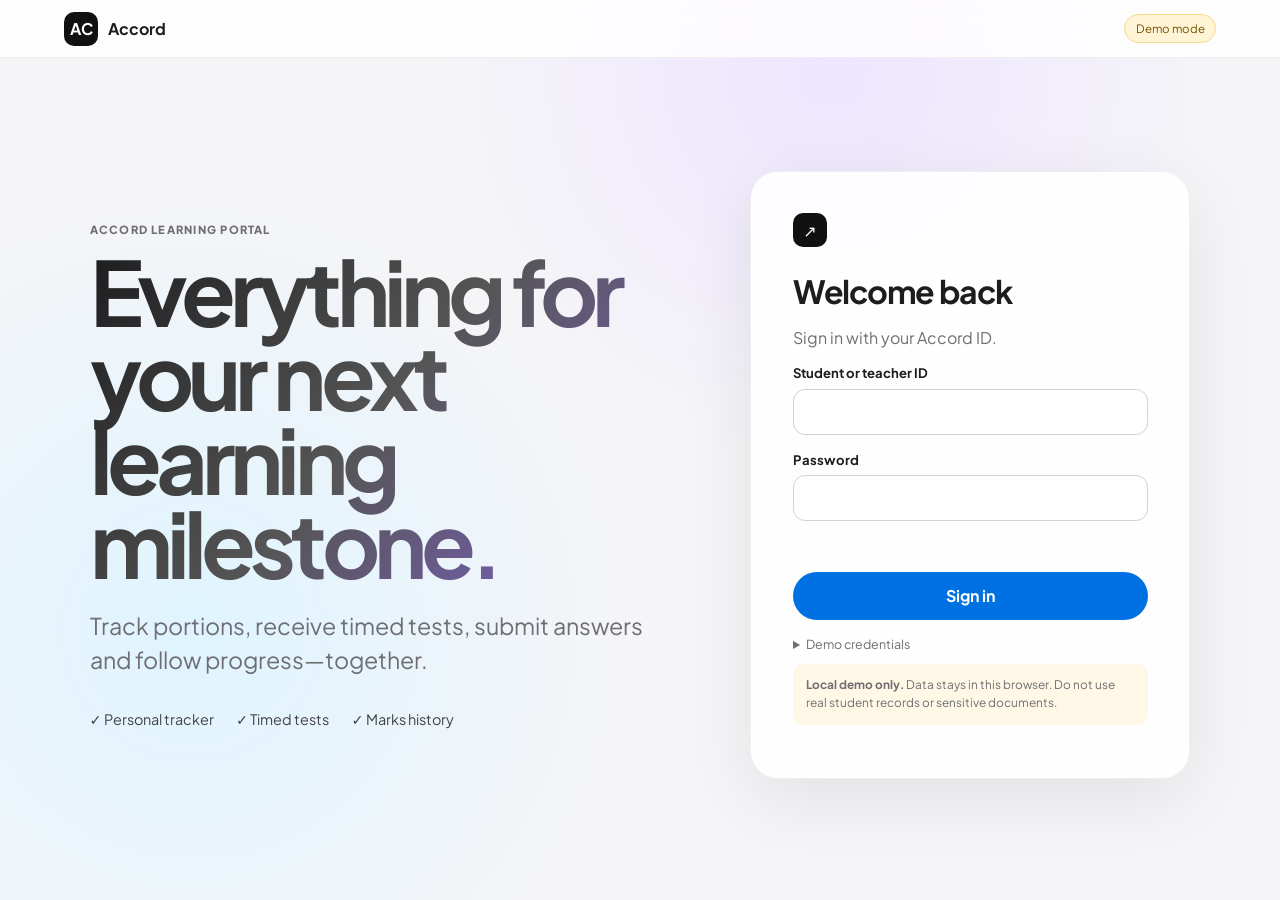
<file: portal.html>
<!doctype html>
<html lang="en">
<head>
  <meta charset="utf-8">
  <meta name="viewport" content="width=device-width, initial-scale=1, viewport-fit=cover">
  <meta name="robots" content="noindex, nofollow">
  <meta name="description" content="Accord Coaching Classes learning portal demo for portions, timed tests, submissions and marks.">
  <meta name="theme-color" content="#f5f5f7">
  <title>Learning Portal · Accord Coaching Classes</title>
  <link rel="icon" href="assets/favicon.svg" type="image/svg+xml">
  <link rel="preload" href="assets/fonts/jakarta.woff2" as="font" type="font/woff2" crossorigin>
  <link rel="stylesheet" href="portal.css">
  <link rel="stylesheet" href="portal-state.css">
</head>
<body>
  <a class="skip" href="#portal-main">Skip to content</a>
  <header class="portal-nav">
    <a class="portal-brand" href="index.html"><span>AC</span> Accord</a>
    <div class="portal-nav__actions"><span class="demo-pill">Demo mode</span><button class="text-button" id="logout" hidden>Log out</button></div>
  </header>

  <main id="portal-main">
    <section class="login-shell" id="login-view">
      <div class="login-copy">
        <p class="eyebrow">Accord Learning Portal</p>
        <h1>Everything for your next learning milestone.</h1>
        <p>Track portions, receive timed tests, submit answers and follow progress—together.</p>
        <div class="feature-row"><span>✓ Personal tracker</span><span>✓ Timed tests</span><span>✓ Marks history</span></div>
      </div>
      <form class="login-card" id="login-form">
        <div class="login-card__icon" aria-hidden="true">↗</div>
        <h2>Welcome back</h2>
        <p>Sign in with your Accord ID.</p>
        <label>Student or teacher ID<input id="user-id" name="user-id" autocomplete="username" required></label>
        <label>Password<input id="password" name="password" type="password" autocomplete="current-password" required></label>
        <p class="form-error" id="login-error" role="alert"></p>
        <button class="primary-button" type="submit">Sign in</button>
        <details><summary>Demo credentials</summary><p>Student: <code>danny_parmar</code> / <code>parmar1234</code><br>Teacher: <code>harshit_patel</code> / <code>patel040506</code></p></details>
        <p class="security-note"><strong>Local demo only.</strong> Data stays in this browser. Do not use real student records or sensitive documents.</p>
      </form>
    </section>

    <section class="dashboard" id="dashboard" hidden>
      <aside class="sidebar">
        <a class="portal-brand" href="index.html"><span>AC</span> Accord</a>
        <nav aria-label="Portal"><button class="side-link active" data-target="overview">Overview</button><button class="side-link" data-target="portions">Portion tracker</button><button class="side-link" data-target="tests">Tests &amp; marks</button><button class="side-link teacher-only" data-target="students">Students</button></nav>
        <div class="profile"><span class="avatar" id="avatar">DP</span><div><strong id="profile-name">Danny Parmar</strong><small id="profile-role">Student · Std 9</small></div></div>
      </aside>
      <div class="dashboard-main">
        <div class="mobile-head"><button id="menu-button" aria-label="Open menu">☰</button><strong>Accord</strong></div>
        <header class="dash-head"><div><p class="eyebrow" id="today"></p><h1 id="greeting">Good morning, Danny.</h1></div><button class="secondary-button" id="download-report">Download report</button></header>
        <div class="demo-banner"><strong>Demo mode</strong><span>This preview stores data only on this device and is not suitable for real student information.</span></div>

        <section class="panel-page active" id="overview">
          <div class="stat-grid"><article><span>Overall progress</span><strong id="progress-number">0%</strong><div class="meter"><i id="progress-meter"></i></div></article><article><span>Active tests</span><strong id="active-count">0</strong><small>Available now</small></article><article><span>Average score</span><strong id="average-score">—</strong><small>Across marked tests</small></article></div>
          <div class="content-grid"><article class="panel"><div class="panel-title"><div><p class="eyebrow">Your subjects</p><h2>Portion progress</h2></div><button class="text-button jump" data-target="portions">View all</button></div><div id="subject-preview"></div></article><article class="panel"><div class="panel-title"><div><p class="eyebrow">Up next</p><h2>Tests</h2></div></div><div id="test-preview" class="empty-state"></div></article></div>
        </section>

        <section class="panel-page" id="portions">
          <div class="page-title"><div><p class="eyebrow">Maharashtra Board · Std 9</p><h2>Portion tracker</h2><p>Add chapters and mark each one as planned, learning or complete.</p></div></div>
          <div class="subject-grid" id="subject-grid"></div>
        </section>

        <section class="panel-page" id="tests">
          <div class="page-title"><div><p class="eyebrow">Assessment centre</p><h2>Tests &amp; marks</h2><p>Test papers appear only during the time window set by the teacher.</p></div><button class="primary-button teacher-only" id="new-test">Create test</button></div>
          <div id="tests-list" class="test-list"></div>
        </section>

        <section class="panel-page teacher-only" id="students">
          <div class="page-title"><div><p class="eyebrow">Classroom</p><h2>Students</h2><p>Manage learner access and review their progress.</p></div><button class="primary-button" id="add-student">Add student</button></div>
          <div id="student-list"></div>
        </section>
      </div>
    </section>
  </main>

  <dialog id="chapter-dialog"><form method="dialog" id="chapter-form"><button class="dialog-close" value="cancel" aria-label="Close">×</button><p class="eyebrow">Update portion</p><h2 id="chapter-title">Add chapter</h2><input id="chapter-subject" type="hidden"><label>Chapter or topic<input id="chapter-name" required maxlength="100"></label><label>Status<select id="chapter-status"><option value="planned">Planned</option><option value="learning">Learning</option><option value="complete">Complete</option></select></label><button class="primary-button" value="default">Save chapter</button></form></dialog>
  <dialog id="test-dialog"><form method="dialog" id="test-form"><button class="dialog-close" value="cancel" aria-label="Close">×</button><p class="eyebrow">Teacher workspace</p><h2>Create a timed test</h2><label>Test title<input id="test-title" required maxlength="100"></label><label>Subject<select id="test-subject"></select></label><div class="two-cols"><label>Available from<input id="test-start" type="datetime-local" required></label><label>Closes at<input id="test-end" type="datetime-local" required></label></div><label>Question paper (PDF, max 10 MB)<input id="test-file" type="file" accept="application/pdf,.pdf" required></label><p class="form-error" id="test-error" role="alert"></p><button class="primary-button" value="default">Publish test</button></form></dialog>
  <dialog id="student-dialog"><form method="dialog" id="student-form"><button class="dialog-close" value="cancel" aria-label="Close">×</button><p class="eyebrow">Teacher workspace · Demo</p><h2>Add a student</h2><label>Full name<input id="student-name" required maxlength="80"></label><label>Student ID<input id="student-id" required pattern="[a-z0-9_]+" maxlength="40"></label><label>Temporary password<input id="student-password" type="password" required minlength="8"></label><p class="security-note">Demo accounts stay in this browser. Production accounts must be created securely on the server.</p><p class="form-error" id="student-error" role="alert"></p><button class="primary-button" value="default">Create demo student</button></form></dialog>
  <div class="toast" id="toast" role="status"></div>
  <script src="portal.js" defer></script>
</body>
</html>
</file>
<file: styles.css>
@font-face {
  font-family: "Bricolage Grotesque";
  src: url("assets/fonts/bricolage.woff2") format("woff2");
  font-weight: 600 800;
  font-display: swap;
}
@font-face {
  font-family: "Plus Jakarta Sans";
  src: url("assets/fonts/jakarta.woff2") format("woff2");
  font-weight: 400 700;
  font-display: swap;
}

:root {
  --bg: #07060b;
  --bg-2: #0e0b16;
  --surface: rgba(255, 255, 255, .045);
  --surface-hi: rgba(255, 255, 255, .08);
  --border: rgba(196, 181, 253, .16);
  --purple: #7c3aed;
  --violet: #a855f7;
  --lilac: #c4b5fd;
  --pink: #f472b6;
  --text: #f4f1fa;
  --muted: #b9b2cc;
  --wa: #25d366;
  --radius: 22px;
  --display: "Bricolage Grotesque", "Trebuchet MS", system-ui, sans-serif;
  --body: "Plus Jakarta Sans", system-ui, -apple-system, "Segoe UI", Roboto, sans-serif;
  --ease: cubic-bezier(.2, .8, .2, 1);
  --bar-h: 0px;
  color-scheme: dark;
}

*, *::before, *::after { box-sizing: border-box; }
html { scroll-behavior: smooth; -webkit-text-size-adjust: 100%; scroll-padding-top: 72px; }
body {
  margin: 0;
  background: var(--bg);
  color: var(--text);
  font: 400 1rem/1.65 var(--body);
  overflow-x: hidden;
  padding-bottom: var(--bar-h);
  -webkit-font-smoothing: antialiased;
}
img, svg { display: block; max-width: 100%; }
a { color: inherit; }
h1, h2, h3 { font-family: var(--display); line-height: 1.12; margin: 0 0 .6em; letter-spacing: -.02em; }
h2 { font-size: clamp(1.75rem, 6.4vw, 3rem); font-weight: 800; max-width: 20ch; }
h2 em { font-style: normal; background: linear-gradient(90deg, var(--violet), var(--pink)); -webkit-background-clip: text; background-clip: text; color: transparent; }
h3 { font-size: 1.2rem; font-weight: 700; }
p { margin: 0 0 1em; }
address { font-style: normal; }
:focus-visible { outline: 3px solid var(--pink); outline-offset: 3px; border-radius: 8px; }

.wrap { width: min(1160px, 100%); margin: 0 auto; padding: 0 20px; }
.skip { position: absolute; left: 12px; top: -60px; z-index: 100; padding: 10px 16px; background: var(--text); color: var(--bg); border-radius: 10px; font-weight: 700; }
.skip:focus { top: 12px; }
.sr-only { position: absolute; width: 1px; height: 1px; padding: 0; margin: -1px; overflow: hidden; clip: rect(0 0 0 0); white-space: nowrap; border: 0; }
.i { width: 1.2em; height: 1.2em; flex: none; }

/* Placeholders the owner still needs to fill in */
.ph { border-bottom: 2px dashed rgba(244, 114, 182, .7); }
.ph--tag { border: 1px dashed rgba(244, 114, 182, .8); border-radius: 999px; padding: 1px 8px; font-size: .7rem; font-weight: 600; color: #fbcfe8; margin-left: 6px; vertical-align: middle; white-space: nowrap; }
.ph--block { display: inline-block; border: 2px dashed rgba(244, 114, 182, .6); border-radius: 14px; padding: 14px 20px; color: #fbcfe8; }
p.ph { display: inline-block; color: #fbcfe8; margin-bottom: 1em; }

/* Top bar */
.topbar { position: fixed; inset: 0 0 auto; z-index: 40; transition: background-color .3s, box-shadow .3s; }
.topbar.is-scrolled { background: rgba(7, 6, 11, .82); box-shadow: 0 1px 0 var(--border); -webkit-backdrop-filter: blur(12px); backdrop-filter: blur(12px); }
.topbar__in { display: flex; align-items: center; justify-content: space-between; height: 64px; }
.brand { display: flex; align-items: center; gap: 10px; text-decoration: none; font-family: var(--display); font-weight: 800; font-size: 1.05rem; min-height: 44px; min-width: 0; }
.brand__name { white-space: nowrap; overflow: hidden; text-overflow: ellipsis; }
.brand__mark { display: grid; place-items: center; width: 38px; height: 38px; flex: none; border-radius: 12px; background: linear-gradient(135deg, var(--purple), var(--pink)); color: #fff; font-size: .9rem; box-shadow: 0 6px 20px -6px rgba(168, 85, 247, .8); }
.nav { display: none; gap: 4px; align-items: center; }
.nav a { text-decoration: none; padding: 10px 14px; border-radius: 999px; color: var(--muted); font-weight: 600; font-size: .95rem; transition: color .2s, background-color .2s; }
.nav a:hover { color: var(--text); background: var(--surface-hi); }
.nav .nav__cta { color: #fff; background: linear-gradient(135deg, var(--purple), var(--violet)); }

/* Buttons */
.btn {
  position: relative; overflow: hidden; isolation: isolate;
  display: inline-flex; align-items: center; justify-content: center; gap: 10px;
  min-height: 52px; padding: 0 22px; border-radius: 999px;
  font: 700 1rem/1 var(--body); text-decoration: none; color: #fff;
  border: 1px solid transparent; -webkit-tap-highlight-color: transparent;
  transition: transform .25s var(--ease), box-shadow .25s var(--ease);
}
.btn:active { transform: scale(.97); }
.btn--primary { background: linear-gradient(135deg, #6d28d9, var(--purple) 45%, #9333ea); box-shadow: 0 10px 30px -10px rgba(168, 85, 247, .9), inset 0 1px 0 rgba(255, 255, 255, .25); }
.btn--wa { background: linear-gradient(135deg, #128c4a, #1aa156); box-shadow: 0 10px 30px -12px rgba(37, 211, 102, .7), inset 0 1px 0 rgba(255, 255, 255, .2); }
.btn--ghost { background: var(--surface); border-color: var(--border); -webkit-backdrop-filter: blur(8px); backdrop-filter: blur(8px); }
.btn--block { width: 100%; margin-top: 8px; }
.btn--lg { min-height: 58px; padding: 0 28px; font-size: 1.05rem; }
@media (hover: hover) {
  .btn:hover { transform: translateY(-2px); }
  .btn--primary:hover { box-shadow: 0 16px 40px -10px rgba(168, 85, 247, 1), inset 0 1px 0 rgba(255, 255, 255, .25); }
}
.ripple { position: absolute; z-index: -1; border-radius: 50%; width: 20px; height: 20px; margin: -10px 0 0 -10px; background: rgba(255, 255, 255, .45); pointer-events: none; animation: ripple .6s var(--ease) forwards; }
@keyframes ripple { from { transform: scale(0); opacity: .8; } to { transform: scale(24); opacity: 0; } }

/* Hero */
.hero { position: relative; min-height: 100svh; display: flex; align-items: center; padding: 104px 0 72px; overflow: hidden; isolation: isolate; }
.aurora { position: absolute; inset: 0; z-index: -3; background: radial-gradient(120% 70% at 50% 0%, #170f2a 0%, var(--bg) 60%); }
.aurora__blob { position: absolute; border-radius: 50%; will-change: transform; opacity: .85; }
.aurora__blob--a { width: 110vmax; height: 110vmax; left: -50vmax; top: -55vmax; background: radial-gradient(closest-side, rgba(124, 58, 237, .55), rgba(124, 58, 237, 0)); animation: drift-a 18s ease-in-out infinite alternate; }
.aurora__blob--b { width: 90vmax; height: 90vmax; right: -45vmax; top: -10vmax; background: radial-gradient(closest-side, rgba(244, 114, 182, .32), rgba(244, 114, 182, 0)); animation: drift-b 22s ease-in-out infinite alternate; }
.aurora__blob--c { width: 80vmax; height: 80vmax; left: -10vmax; bottom: -55vmax; background: radial-gradient(closest-side, rgba(168, 85, 247, .4), rgba(168, 85, 247, 0)); animation: drift-c 26s ease-in-out infinite alternate; }
@keyframes drift-a { to { transform: translate3d(18vmax, 10vmax, 0) scale(1.1); } }
@keyframes drift-b { to { transform: translate3d(-14vmax, 16vmax, 0) scale(.92); } }
@keyframes drift-c { to { transform: translate3d(12vmax, -14vmax, 0) scale(1.08); } }
.stars { position: absolute; inset: 0; z-index: -2; width: 100%; height: 100%; }
.symbols { position: absolute; inset: 0; z-index: -1; pointer-events: none; }
.symbols span {
  position: absolute; left: var(--x); top: var(--y); font: 700 var(--s) var(--display);
  color: rgba(196, 181, 253, .22); animation: float 14s ease-in-out var(--d) infinite; will-change: transform;
}
@keyframes float {
  0%, 100% { transform: translate3d(0, 0, 0) rotate(-6deg); }
  50% { transform: translate3d(10px, -26px, 0) rotate(8deg); }
}
.hero__in { position: relative; }
.eyebrow { display: inline-flex; align-items: center; gap: 10px; padding: 8px 16px; border-radius: 999px; background: var(--surface); border: 1px solid var(--border); font-size: .85rem; font-weight: 600; color: var(--lilac); letter-spacing: .02em; }
.dot { width: 8px; height: 8px; border-radius: 50%; background: var(--pink); box-shadow: 0 0 0 0 rgba(244, 114, 182, .7); animation: pulse 2s infinite; }
@keyframes pulse { 70% { box-shadow: 0 0 0 10px rgba(244, 114, 182, 0); } 100% { box-shadow: 0 0 0 0 rgba(244, 114, 182, 0); } }
.hero__title { font-size: clamp(2.6rem, 12.5vw, 6.2rem); font-weight: 800; letter-spacing: -.035em; line-height: 1.02; margin: 22px 0 18px; max-width: 14ch; }
.hero__name { --name-grad: linear-gradient(100deg, #fff 0%, #e9d5ff 30%, var(--violet) 62%, var(--pink) 100%); background: var(--name-grad); -webkit-background-clip: text; background-clip: text; color: transparent; }
.hero__name.ph { border-bottom: 0; text-decoration: underline dashed rgba(244, 114, 182, .6); text-decoration-thickness: 3px; text-underline-offset: 10px; }
.hero__name .w { display: inline-block; white-space: nowrap; }
.hero__name .l { display: inline-block; background: var(--name-grad); -webkit-background-clip: text; background-clip: text; opacity: 0; transform: translate3d(0, .5em, 0) rotate(6deg); animation: letter .8s var(--ease) forwards; animation-delay: calc(var(--n) * 45ms + 150ms); }
@keyframes letter { to { opacity: 1; transform: none; } }
.hero__tag { font-size: clamp(1.1rem, 4.6vw, 1.45rem); color: var(--muted); max-width: 32ch; margin-bottom: 28px; }
.hero__ctas { display: grid; gap: 12px; max-width: 420px; }
.stats { display: grid; grid-template-columns: repeat(3, minmax(0, 1fr)); gap: 10px; list-style: none; padding: 0; margin: 36px 0 0; max-width: 520px; }
.stats li { padding: 14px 12px; border-radius: 18px; background: var(--surface); border: 1px solid var(--border); min-width: 0; }
.stats strong { display: block; font: 800 2rem/1 var(--display); background: linear-gradient(135deg, #fff, var(--lilac)); -webkit-background-clip: text; background-clip: text; color: transparent; }
.stats li > span { display: block; margin-top: 6px; font-size: .78rem; line-height: 1.35; color: var(--muted); }
.scrollcue { position: absolute; left: 50%; bottom: calc(var(--bar-h) + 18px); width: 44px; height: 44px; margin-left: -22px; display: none; place-items: center; }
.scrollcue span { width: 24px; height: 38px; border: 2px solid rgba(196, 181, 253, .5); border-radius: 14px; position: relative; }
.scrollcue span::after { content: ""; position: absolute; left: 50%; top: 7px; width: 4px; height: 8px; margin-left: -2px; border-radius: 2px; background: var(--lilac); animation: cue 1.8s infinite; }
@keyframes cue { 0% { transform: translateY(0); opacity: 1; } 80%, 100% { transform: translateY(12px); opacity: 0; } }

/* Sections */
.section { position: relative; padding: 84px 0; }
.section--alt { background: linear-gradient(180deg, var(--bg) 0%, var(--bg-2) 18%, var(--bg-2) 82%, var(--bg) 100%); }
.kicker { display: inline-block; font-size: .8rem; font-weight: 700; letter-spacing: .16em; text-transform: uppercase; color: var(--pink); margin-bottom: 14px; }
.lead { font-size: 1.15rem; color: var(--text); }
.section p { color: var(--muted); }
.section .lead { color: var(--text); }

.about { display: grid; gap: 36px; align-items: center; }
.orbit { width: min(320px, 80vw); margin: 0 auto; overflow: visible; }
.orbit__ring { fill: none; stroke: rgba(196, 181, 253, .22); stroke-width: 1.5; stroke-dasharray: 4 8; }
.orbit__ring--2 { stroke: rgba(244, 114, 182, .25); }
.orbit__core { font: 800 30px var(--display); fill: #fff; }
.orbit__lbl { font: 700 13px var(--body); fill: var(--lilac); }
.orbit__spin { transform-origin: 160px 160px; animation: spin 28s linear infinite; }
.orbit__spin--2 { animation-duration: 20s; animation-direction: reverse; }
.orbit__spin--3 { animation-duration: 36s; }
.orbit__spin .orbit__lbl { animation: inherit; animation-direction: reverse; transform-box: fill-box; transform-origin: center; }
@keyframes spin { to { transform: rotate(360deg); } }

.grid { display: grid; gap: 16px; margin-top: 28px; }
.card {
  position: relative; padding: 24px; border-radius: var(--radius);
  background: linear-gradient(160deg, rgba(255, 255, 255, .07), rgba(255, 255, 255, .02));
  border: 1px solid var(--border);
  box-shadow: 0 20px 50px -30px rgba(0, 0, 0, .9), inset 0 1px 0 rgba(255, 255, 255, .06);
  transform-style: preserve-3d;
  transition: transform .5s var(--ease), border-color .3s;
}
.card::before { content: ""; position: absolute; inset: -1px; border-radius: inherit; padding: 1px; background: linear-gradient(135deg, rgba(168, 85, 247, .7), transparent 40%, transparent 60%, rgba(244, 114, 182, .5)); -webkit-mask: linear-gradient(#000 0 0) content-box, linear-gradient(#000 0 0); -webkit-mask-composite: xor; mask-composite: exclude; opacity: .55; pointer-events: none; }
.card p:last-child { margin-bottom: 0; }
.card:active { transform: scale(.985); }

.teacher { display: grid; gap: 18px; align-items: start; }
@media (min-width: 480px) { .teacher { grid-template-columns: auto minmax(0, 1fr); } }
.teacher h3 { font-size: 1.4rem; margin-bottom: 4px; }
.teacher__role { color: var(--lilac) !important; font-weight: 700; margin-bottom: 10px; }
.avatar { position: relative; width: 72px; height: 72px; border-radius: 24px; display: grid; place-items: center; background: linear-gradient(135deg, var(--purple), #4c1d95); font: 800 1.5rem var(--display); color: #fff; box-shadow: 0 12px 30px -12px rgba(124, 58, 237, .9); }
.avatar--pink { background: linear-gradient(135deg, #db2777, var(--violet)); box-shadow: 0 12px 30px -12px rgba(244, 114, 182, .8); }
.avatar::after { content: ""; position: absolute; inset: -5px; border-radius: 28px; border: 1.5px dashed rgba(196, 181, 253, .45); animation: spin 30s linear infinite; }
.tags { display: flex; flex-wrap: wrap; gap: 8px; list-style: none; padding: 0; margin: 14px 0 0; }
.tags li { font-size: .8rem; font-weight: 600; padding: 5px 12px; border-radius: 999px; background: rgba(124, 58, 237, .18); color: #ddd6fe; border: 1px solid rgba(168, 85, 247, .3); }

.level__icon { width: 52px; height: 52px; margin-bottom: 14px; }
.level__band { font-size: .78rem !important; font-weight: 700; text-transform: uppercase; letter-spacing: .14em; color: var(--pink) !important; margin-bottom: 4px; }
.level h3 { font-size: 1.5rem; }

.subjects { display: grid; grid-template-columns: repeat(2, minmax(0, 1fr)); gap: 12px; list-style: none; padding: 0; margin: 28px 0 0; }
.subject { display: grid; grid-template-columns: 38px minmax(0, 1fr); align-items: center; gap: 4px 12px; line-height: 1.25; min-height: 64px; padding: 14px 16px; border-radius: 18px; background: var(--surface); border: 1px solid var(--border); font-weight: 700; }
.subject__sym { display: grid; place-items: center; width: 38px; height: 38px; border-radius: 12px; background: linear-gradient(135deg, rgba(124, 58, 237, .5), rgba(244, 114, 182, .35)); font: 800 1.05rem var(--display); color: #fff; }
.subject .ph--tag { grid-column: 2; justify-self: start; margin-left: 0; }

.why__icon { width: 44px; height: 44px; padding: 10px; border-radius: 14px; color: #fff; background: linear-gradient(135deg, var(--purple), var(--pink)); margin-bottom: 14px; }

.find { display: grid; gap: 24px; }
.info h3 { display: flex; align-items: center; gap: 8px; font-size: 1rem; color: var(--lilac); margin: 0 0 6px; }
.info address, .info .hours { margin-bottom: 18px; color: var(--text); }
.hours { list-style: none; padding: 0; }
.hours li { display: flex; justify-content: space-between; gap: 12px; padding: 4px 0; border-bottom: 1px solid rgba(196, 181, 253, .08); }
.map { position: relative; min-height: 320px; border-radius: var(--radius); overflow: hidden; border: 1px solid var(--border); background: var(--bg-2); }
.map iframe { position: absolute; inset: 0; width: 100%; height: 100%; border: 0; filter: invert(.9) hue-rotate(200deg) saturate(.7) contrast(.9); }
.map__ph { position: absolute; inset: 0; display: grid; place-content: center; justify-items: center; gap: 10px; color: var(--lilac); background: radial-gradient(circle at 50% 45%, rgba(124, 58, 237, .3), transparent 60%), repeating-linear-gradient(0deg, rgba(196, 181, 253, .06) 0 1px, transparent 1px 40px), repeating-linear-gradient(90deg, rgba(196, 181, 253, .06) 0 1px, transparent 1px 40px); }
.map__ph .i { width: 44px; height: 44px; }

.contact { padding-bottom: 96px; }
.contact__in { text-align: center; padding: 48px 22px; border-radius: 32px; background: radial-gradient(120% 120% at 50% 0%, rgba(124, 58, 237, .45), rgba(14, 11, 22, .9) 60%); border: 1px solid var(--border); box-shadow: 0 30px 80px -40px rgba(168, 85, 247, .8); }
.contact__in h2 { margin-left: auto; margin-right: auto; }
.contact__ctas { display: grid; gap: 12px; max-width: 420px; margin: 24px auto 0; }

.footer { padding: 40px 0 32px; border-top: 1px solid var(--border); background: var(--bg-2); }
.footer__in { display: grid; gap: 18px; }
.brand--footer { margin: 0 0 6px; }
.footer__addr, .footer__copy { color: var(--muted); font-size: .9rem; margin: 0; }
.footer__links { display: flex; flex-wrap: wrap; gap: 8px 20px; }
.footer__links a { display: inline-flex; align-items: center; gap: 8px; min-height: 44px; color: var(--lilac); text-decoration: none; font-weight: 600; }

/* Sticky mobile action bar */
.actionbar {
  position: fixed; z-index: 50; left: 10px; right: 10px; bottom: calc(10px + env(safe-area-inset-bottom));
  display: grid; grid-template-columns: repeat(3, minmax(0, 1fr)); gap: 6px; padding: 6px;
  border-radius: 22px; background: rgba(18, 13, 30, .86); border: 1px solid var(--border);
  -webkit-backdrop-filter: blur(14px); backdrop-filter: blur(14px);
  box-shadow: 0 16px 40px -10px rgba(0, 0, 0, .8);
  transform: translateY(0); transition: transform .4s var(--ease);
}
.actionbar a { display: flex; flex-direction: column; align-items: center; justify-content: center; gap: 3px; min-height: 54px; border-radius: 16px; text-decoration: none; font-size: .78rem; font-weight: 700; color: var(--text); -webkit-tap-highlight-color: transparent; transition: transform .2s; }
.actionbar a:active { transform: scale(.94); }
.actionbar a:first-child { background: linear-gradient(135deg, var(--purple), var(--violet)); }
.actionbar .actionbar__wa { background: rgba(37, 211, 102, .16); color: #b7f5cf; }
.actionbar a:last-child { background: var(--surface-hi); }
body { --bar-h: calc(84px + env(safe-area-inset-bottom)); }

/* Scroll reveal */
.js .reveal { opacity: 0; transform: translate3d(0, 28px, 0); transition: opacity .8s var(--ease), transform .8s var(--ease); transition-delay: calc(var(--i, 0) * 90ms); }
.js .reveal[data-reveal="scale"] { transform: scale(.92); }
.js .reveal.in { opacity: 1; transform: none; }
.js .hero .reveal { transition-delay: calc(var(--i, 0) * 120ms + 500ms); }

@media (min-width: 640px) {
  .wrap { padding: 0 32px; }
  .hero__ctas { grid-template-columns: repeat(2, max-content); max-width: none; }
  .hero__ctas .btn--ghost { grid-column: span 2; justify-self: start; }
  .grid--2, .grid--4, .grid--3 { grid-template-columns: repeat(2, minmax(0, 1fr)); }
  .subjects { grid-template-columns: repeat(3, minmax(0, 1fr)); }
  .contact__ctas { grid-template-columns: repeat(2, max-content); justify-content: center; max-width: none; }
}
@media (min-width: 960px) {
  .nav { display: flex; }
  .actionbar { display: none; }
  body { --bar-h: 0px; }
  .scrollcue { display: grid; }
  .hero__ctas { grid-template-columns: repeat(3, max-content); }
  .hero__ctas .btn--ghost { grid-column: auto; }
  .hero__title { font-size: clamp(3.5rem, 6vw, 5.4rem); }
  .hero__tag, .stats { max-width: 520px; }
  .section { padding: 120px 0; }
  .about { grid-template-columns: 1.2fr 1fr; }
  .grid--4 { grid-template-columns: repeat(4, minmax(0, 1fr)); }
  .grid--3 { grid-template-columns: repeat(3, minmax(0, 1fr)); }
  .find { grid-template-columns: minmax(0, 1fr) minmax(0, 1.3fr); align-items: end; }
  .map { min-height: 420px; }
  .contact__in { padding: 72px 40px; }
  .footer__in { grid-template-columns: 1fr auto; align-items: center; }
  .footer__copy { grid-column: 1 / -1; }
  .card:active { transform: none; }
}

@media (prefers-reduced-motion: reduce) {
  html { scroll-behavior: auto; }
  *, *::before, *::after { animation-duration: .01ms !important; animation-iteration-count: 1 !important; transition-duration: .01ms !important; transition-delay: 0s !important; }
  .aurora__blob, .symbols span, .orbit__spin, .avatar::after { animation: none !important; }
  .stars { display: none; }
}

/* ---------- Visual layer: hero scene, marquee, glow cards, journey, FAQ ---------- */
body { background: var(--bg) radial-gradient(60% 40% at 100% 30%, rgba(124, 58, 237, .08), transparent 70%) fixed; }
.hero::after { content: ""; position: absolute; inset: 0; z-index: -1; pointer-events: none;
  background-image: linear-gradient(rgba(196, 181, 253, .06) 1px, transparent 1px), linear-gradient(90deg, rgba(196, 181, 253, .06) 1px, transparent 1px);
  background-size: 48px 48px; -webkit-mask-image: radial-gradient(70% 60% at 50% 40%, #000, transparent 75%); mask-image: radial-gradient(70% 60% at 50% 40%, #000, transparent 75%); }
.hero__grid { display: grid; gap: 8px; align-items: center; position: relative; }
.hero__in { min-width: 0; }
.hero__title { text-shadow: 0 0 80px rgba(168, 85, 247, .35); }
.hero__art { width: min(420px, 92vw); margin: 8px auto 0; }
.scene { width: 100%; height: auto; overflow: visible; filter: drop-shadow(0 40px 60px rgba(76, 29, 149, .55)); }
.scene text { font: 800 22px var(--display); fill: #f4f1fa; }
.scene__orb { animation: bob 7s ease-in-out infinite; }
.scene__books { animation: bob 9s ease-in-out -2s infinite; }
.scene__pencil { animation: bob 6s ease-in-out -4s infinite; }
.scene__electron { transform-origin: 240px 168px; animation: spin 6s linear infinite; }
.chip { animation: float 11s ease-in-out infinite; transform-box: fill-box; }
.chip--b { animation-delay: -3s; } .chip--c { animation-delay: -6s; } .chip--d { animation-delay: -8s; }
@keyframes bob { 50% { transform: translateY(-10px); } }

.marquee { position: relative; overflow: hidden; padding: 18px 0; border-block: 1px solid var(--border);
  background: linear-gradient(90deg, rgba(124, 58, 237, .16), rgba(244, 114, 182, .12)); -webkit-mask-image: linear-gradient(90deg, transparent, #000 10%, #000 90%, transparent); mask-image: linear-gradient(90deg, transparent, #000 10%, #000 90%, transparent); }
.marquee__track { display: flex; gap: 28px; width: max-content; align-items: center; animation: marquee 38s linear infinite; }
.marquee span { font: 800 clamp(1.2rem, 4vw, 1.8rem)/1 var(--display); letter-spacing: -.01em; white-space: nowrap; color: var(--text); }
.marquee i { font-style: normal; color: var(--pink); }
@keyframes marquee { to { transform: translateX(-50%); } }

.kicker { display: inline-flex; align-items: center; gap: 10px; }
.kicker::before { content: ""; width: 28px; height: 2px; border-radius: 2px; background: linear-gradient(90deg, var(--violet), var(--pink)); }
h2 { text-wrap: balance; }
.card { transition: transform .5s var(--ease), box-shadow .35s var(--ease), border-color .3s; }
.card::after { content: ""; position: absolute; inset: 0; border-radius: inherit; pointer-events: none; opacity: 0; transition: opacity .35s;
  background: radial-gradient(260px circle at var(--mx, 50%) var(--my, 0%), rgba(168, 85, 247, .18), transparent 70%); }
@media (hover: hover) {
  .card:hover { box-shadow: 0 30px 60px -30px rgba(124, 58, 237, .8); }
  .card:hover::after { opacity: 1; }
}
.teacher { overflow: hidden; }
.teacher .avatar { width: 88px; height: 88px; font: 800 1.6rem var(--display); }

/* Classes: numbered steps joined by a glowing line */
.journey { counter-reset: step; position: relative; }
.journey .level { counter-increment: step; padding-top: 30px; }
.journey .level__band::after { content: "0" counter(step); position: absolute; top: 14px; right: 18px; font: 800 2.6rem/1 var(--display); letter-spacing: 0; color: rgba(196, 181, 253, .16); }
@media (min-width: 960px) { .journey::before { content: ""; position: absolute; left: 0; right: 0; top: -14px; height: 2px; opacity: .5; background: linear-gradient(90deg, transparent, var(--violet), var(--pink), transparent); } }

.subject { transition: transform .3s var(--ease), border-color .3s; }
@media (hover: hover) { .subject:hover { transform: translateY(-4px); border-color: rgba(244, 114, 182, .5); } }

/* FAQ */
.faq { display: grid; gap: 28px; }
.faq__list { display: grid; gap: 12px; }
.qa { padding: 0; }
.qa summary { list-style: none; cursor: pointer; display: flex; align-items: center; justify-content: space-between; gap: 16px; padding: 20px 22px; min-height: 44px; }
.qa summary::-webkit-details-marker { display: none; }
.qa summary::after { content: "+"; flex: none; display: grid; place-items: center; width: 32px; height: 32px; border-radius: 50%; font: 700 1.2rem/1 var(--body);
  color: #fff; background: linear-gradient(135deg, var(--purple), var(--pink)); transition: transform .3s var(--ease); }
.qa[open] summary::after { transform: rotate(45deg); }
.qa h3 { margin: 0; font-size: 1.1rem; }
.qa p { padding: 0 22px 20px; margin: 0; }

.contact__in { position: relative; overflow: hidden; isolation: isolate; }
.contact__in::before { content: ""; position: absolute; inset: -40%; z-index: -1; background: conic-gradient(from 0deg, transparent, rgba(168, 85, 247, .35), transparent 30%, rgba(244, 114, 182, .3), transparent 60%);
  animation: spin 18s linear infinite; }
.contact__in h2 { font-size: clamp(2rem, 7vw, 3.6rem); }
.footer__seo { color: var(--muted); font-size: .85rem; margin: 0; max-width: 60ch; }

@media (min-width: 960px) {
  .hero__grid { grid-template-columns: minmax(0, 1.1fr) minmax(0, .9fr); gap: 32px; }
  .hero__art { width: 100%; margin: 0; }
  .faq { grid-template-columns: minmax(0, .8fr) minmax(0, 1.2fr); align-items: start; }
  .footer__seo { grid-column: 1 / -1; }
}
@media (prefers-reduced-motion: reduce) {
  .scene__orb, .scene__books, .scene__pencil, .scene__electron, .chip, .marquee__track, .contact__in::before { animation: none !important; }
}
</file>
<file: public-refresh.css>
:root{--bg:#f5f5f7;--surface:#fff;--ink:#1d1d1f;--muted:#6e6e73;--blue:#0071e3}body{background:var(--bg);color:var(--ink)}.topbar{background:rgba(250,250,252,.76);border-bottom:1px solid rgba(0,0,0,.07);backdrop-filter:saturate(180%) blur(20px);-webkit-backdrop-filter:saturate(180%) blur(20px)}.brand,.nav a{color:#1d1d1f}.brand__mark{background:#111;color:#fff}.nav__cta{background:#0071e3!important;color:#fff!important}.nav a[href="portal.html"]{color:#0071e3;font-weight:800}.hero{min-height:100svh;isolation:isolate;background:#111;display:grid;align-items:end;padding:clamp(7rem,16vh,11rem) 0 clamp(4rem,10vh,7rem);overflow:hidden}.hero__video,.hero__shade{position:absolute;inset:0;width:100%;height:100%}.hero__video{object-fit:cover;z-index:-3}.hero__shade{z-index:-2;background:linear-gradient(90deg,rgba(0,0,0,.83),rgba(0,0,0,.2)),linear-gradient(0deg,rgba(0,0,0,.7),transparent 50%)}.hero .aurora,.hero .stars,.hero .symbols,.hero__art{display:none}.hero__grid{display:block}.hero__in{max-width:960px;margin:0}.hero__title{font-size:clamp(4rem,10vw,9rem);line-height:.88;letter-spacing:-.075em;text-wrap:balance}.hero__name,.hero__name .l{color:#fff!important;background:none!important;-webkit-text-fill-color:#fff}.hero__tag{color:rgba(255,255,255,.82);font-size:clamp(1.15rem,2vw,1.65rem);max-width:650px}.hero .eyebrow,.hero .stats strong,.hero .stats span{color:#fff}.hero .stats{border-color:rgba(255,255,255,.24)}.hero .btn--ghost{border-color:rgba(255,255,255,.55);color:#fff;background:rgba(0,0,0,.18)}.section{background:var(--bg);padding-block:clamp(6rem,12vw,11rem)}.section--alt{background:#000;color:#f5f5f7}.section h2{font-size:clamp(3rem,7vw,6.8rem);line-height:.95;letter-spacing:-.065em;max-width:1100px}.section .lead{font-size:clamp(1.25rem,2vw,1.8rem);color:#6e6e73}.kicker{color:#0071e3}.card{border:0;border-radius:32px;background:#fff;box-shadow:0 1px 0 rgba(0,0,0,.04)}.section--alt .card{background:#1c1c1e;color:#f5f5f7}.grid{gap:1.25rem}.about{align-items:center;gap:clamp(2rem,7vw,7rem)}.about__art{border-radius:36px;overflow:hidden;aspect-ratio:4/5;box-shadow:0 35px 90px rgba(0,0,0,.18)}.editorial-photo{width:100%;height:100%;object-fit:cover;display:block}.about__art .orbit{display:none}.level{min-height:330px;display:flex;flex-direction:column;justify-content:flex-end}.teacher{min-height:340px}.subject{border-radius:22px}.faq details{border-radius:18px;background:#fff;margin:.7rem 0;padding-inline:1.2rem}.contact{border-radius:40px;background:linear-gradient(135deg,#0a65c7,#7938d2)}@media(max-width:800px){.hero{min-height:92svh}.hero__title{font-size:clamp(3.8rem,18vw,6rem)}.hero__shade{background:linear-gradient(0deg,rgba(0,0,0,.88),rgba(0,0,0,.15) 75%)}.section h2{font-size:clamp(2.8rem,13vw,4.5rem)}.about__art{aspect-ratio:4/3}.topbar{background:rgba(250,250,252,.84)}}@media(prefers-reduced-motion:reduce){.hero__video{display:none}.hero{background:linear-gradient(140deg,#10182a,#5b39a8 60%,#bb567f)}.reveal{opacity:1!important;transform:none!important}}
</file>
<file: public-tweaks.css>
.hero .stats li {
  background: rgba(0, 0, 0, .34);
  border: 1px solid rgba(255, 255, 255, .22);
  backdrop-filter: blur(14px);
}

.hero .stats li strong,
.hero .stats li span { color: #fff; }

.footer .brand,
.footer .brand span { color: #fff; }
.footer__addr,
.footer__seo,
.footer__copy { color: #aaaab2; }
</file>
<file: portal.css>
@font-face{font-family:Jakarta;src:url('assets/fonts/jakarta.woff2') format('woff2');font-display:swap}*{box-sizing:border-box}html{font-family:Jakarta,system-ui,sans-serif;color:#1d1d1f;background:#f5f5f7}body{margin:0}button,input,select{font:inherit}.skip{position:fixed;left:1rem;top:-4rem;z-index:99;background:#fff;padding:.7rem 1rem;border-radius:10px}.skip:focus{top:1rem}.portal-nav{position:fixed;inset:0 0 auto;z-index:20;height:58px;display:flex;align-items:center;justify-content:space-between;padding:0 max(5vw,24px);background:rgba(255,255,255,.82);backdrop-filter:blur(20px);border-bottom:1px solid rgba(0,0,0,.06)}.portal-brand{display:flex;align-items:center;gap:.65rem;color:#1d1d1f;text-decoration:none;font-weight:700}.portal-brand span,.login-card__icon{display:grid;place-items:center;width:34px;height:34px;border-radius:10px;background:#111;color:#fff}.portal-nav__actions{display:flex;align-items:center;gap:1rem}.demo-pill{font-size:.72rem;background:#fff4d6;color:#765500;border:1px solid #f4d98d;border-radius:99px;padding:.35rem .65rem}.login-shell{min-height:100svh;padding:110px 7vw 60px;display:grid;grid-template-columns:1.25fr minmax(320px,440px);gap:7vw;align-items:center;background:radial-gradient(circle at 15% 70%,#dff4ff 0,transparent 35%),radial-gradient(circle at 65% 8%,#eee5ff 0,transparent 34%),#f5f5f7}.login-copy{max-width:760px}.eyebrow{text-transform:uppercase;letter-spacing:.11em;font-size:.7rem;font-weight:800;color:#6e6e73;margin:0 0 .8rem}.login-copy h1{font-size:clamp(3rem,7vw,6.5rem);line-height:.94;letter-spacing:-.065em;margin:0;background:linear-gradient(130deg,#1d1d1f,#555,#8061cb);-webkit-background-clip:text;color:transparent}.login-copy>p:not(.eyebrow){font-size:clamp(1.1rem,2vw,1.45rem);line-height:1.5;color:#6e6e73;max-width:650px}.feature-row{display:flex;gap:1.4rem;flex-wrap:wrap;margin-top:2rem;color:#424245;font-size:.9rem}.login-card,.panel{background:rgba(255,255,255,.9);border:1px solid rgba(0,0,0,.06);border-radius:28px;box-shadow:0 20px 70px rgba(0,0,0,.08)}.login-card{padding:clamp(1.6rem,4vw,2.6rem)}.login-card h2{font-size:2rem;letter-spacing:-.04em;margin:1.5rem 0 .35rem}.login-card>p{color:#6e6e73}.login-card label,dialog label{display:grid;gap:.45rem;font-weight:700;font-size:.82rem;margin:1rem 0}.login-card input,dialog input,dialog select{width:100%;border:1px solid #d2d2d7;border-radius:12px;background:#fff;padding:.85rem 1rem;outline:none}.login-card input:focus,dialog input:focus,dialog select:focus{border-color:#0071e3;box-shadow:0 0 0 3px rgba(0,113,227,.13)}.primary-button,.secondary-button,.text-button,.side-link{border:0;cursor:pointer}.primary-button{background:#0071e3;color:#fff;border-radius:99px;padding:.85rem 1.25rem;font-weight:700}.login-card .primary-button{width:100%;margin-top:.4rem}.secondary-button{background:#fff;border:1px solid #d2d2d7;border-radius:99px;padding:.7rem 1rem}.text-button{background:none;color:#0071e3;padding:.4rem;font-weight:700}.form-error{min-height:1.2em;color:#b42318!important;font-size:.8rem}.security-note{font-size:.74rem!important;line-height:1.5;background:#fff8e6;padding:.8rem;border-radius:10px}.login-card details{font-size:.78rem;margin-top:1rem;color:#6e6e73}.dashboard{min-height:100vh}.sidebar{position:fixed;inset:0 auto 0 0;width:250px;background:rgba(255,255,255,.92);border-right:1px solid #e5e5e7;padding:1.5rem;display:flex;flex-direction:column;z-index:15}.sidebar nav{display:grid;gap:.4rem;margin-top:3rem}.side-link{text-align:left;background:transparent;color:#6e6e73;border-radius:12px;padding:.8rem 1rem;font-weight:700}.side-link:hover,.side-link.active{background:#f0f0f2;color:#1d1d1f}.profile{margin-top:auto;display:flex;align-items:center;gap:.7rem;border-top:1px solid #e5e5e7;padding-top:1rem}.avatar{display:grid;place-items:center;flex:0 0 38px;height:38px;background:linear-gradient(145deg,#8172d9,#4d9deb);color:#fff;border-radius:50%;font-size:.75rem;font-weight:800}.profile div,.student-row div{display:grid}.profile small,.student-row small{color:#86868b;font-size:.7rem}.dashboard-main{margin-left:250px;padding:2.5rem clamp(1.2rem,4vw,4rem) 5rem;max-width:1600px}.dash-head,.page-title,.panel-title{display:flex;align-items:center;justify-content:space-between;gap:1rem}.dash-head h1{font-size:clamp(2rem,4vw,3.5rem);letter-spacing:-.05em;margin:.2rem 0 1.8rem}.demo-banner{display:flex;gap:.75rem;align-items:center;background:#fff8e6;border:1px solid #f4d98d;border-radius:14px;padding:.8rem 1rem;margin-bottom:1.5rem;color:#765500;font-size:.78rem}.panel-page{display:none}.panel-page.active{display:block}.stat-grid{display:grid;grid-template-columns:2fr 1fr 1fr;gap:1rem}.stat-grid article{background:#fff;border-radius:22px;padding:1.4rem;display:grid;gap:.55rem;border:1px solid #ececee}.stat-grid span,.stat-grid small{color:#6e6e73;font-size:.78rem}.stat-grid strong{font-size:2rem;letter-spacing:-.04em}.meter{height:7px;background:#ececee;border-radius:10px;overflow:hidden}.meter i{display:block;height:100%;width:0;background:linear-gradient(90deg,#0071e3,#8b5cf6);border-radius:inherit}.content-grid{display:grid;grid-template-columns:1.5fr 1fr;gap:1rem;margin-top:1rem}.panel{padding:1.5rem;box-shadow:none}.panel h2,.page-title h2{font-size:1.5rem;letter-spacing:-.035em;margin:0}.subject-line{display:grid;grid-template-columns:1fr 2fr 42px;gap:.7rem;align-items:center;padding:1rem 0;border-bottom:1px solid #ececee;font-size:.78rem}.subject-line:last-child{border:0}.subject-line .meter{height:6px}.empty-state{display:grid;place-items:center;min-height:180px;text-align:center;color:#86868b;font-size:.85rem}.page-title{margin-bottom:1.5rem}.page-title p:not(.eyebrow){color:#6e6e73;font-size:.85rem}.subject-grid{display:grid;grid-template-columns:repeat(2,minmax(0,1fr));gap:1rem}.subject-card{background:#fff;border-radius:22px;border:1px solid #ececee;padding:1.25rem}.subject-card h3{margin:.2rem 0 .8rem}.chapter{display:grid;grid-template-columns:1fr auto auto;align-items:center;gap:.6rem;border-top:1px solid #ececee;padding:.7rem 0;font-size:.78rem}.badge{border-radius:99px;padding:.3rem .55rem;font-size:.65rem;text-transform:capitalize}.badge.planned{background:#f0f0f2}.badge.learning{background:#e6f2ff;color:#0057a8}.badge.complete{background:#e7f7ed;color:#15743c}.icon-button{border:0;background:none;cursor:pointer;color:#86868b}.add-chapter{width:100%;border:1px dashed #c7c7cc;background:#fafafa;border-radius:10px;padding:.6rem;color:#0071e3;cursor:pointer}.test-list{display:grid;gap:1rem}.test-card{background:#fff;border:1px solid #ececee;border-radius:22px;padding:1.3rem}.test-card__head{display:flex;align-items:start;justify-content:space-between;gap:1rem}.test-card h3{margin:.2rem 0}.test-meta{font-size:.75rem;color:#6e6e73}.test-actions{display:flex;gap:.6rem;flex-wrap:wrap;margin-top:1rem}.test-actions input[type=file]{max-width:280px;font-size:.75rem}.marks-form{display:flex;gap:.5rem}.marks-form input{width:70px;border:1px solid #d2d2d7;border-radius:9px;padding:.55rem}.status-dot{margin-left:auto;background:#e7f7ed;color:#15743c;border-radius:99px;padding:.3rem .6rem;font-size:.7rem}.student-row{display:flex;align-items:center;gap:1rem}.mobile-head{display:none}dialog{border:0;border-radius:26px;padding:0;box-shadow:0 30px 100px rgba(0,0,0,.25);width:min(94vw,570px)}dialog::backdrop{background:rgba(0,0,0,.35);backdrop-filter:blur(5px)}dialog form{padding:2rem;position:relative}dialog h2{font-size:1.8rem;margin:.4rem 0}.dialog-close{position:absolute;right:1rem;top:1rem;border:0;border-radius:50%;width:32px;height:32px;background:#eee;cursor:pointer}.two-cols{display:grid;grid-template-columns:1fr 1fr;gap:1rem}.toast{position:fixed;left:50%;bottom:2rem;transform:translate(-50%,20px);opacity:0;pointer-events:none;background:#1d1d1f;color:#fff;border-radius:99px;padding:.8rem 1.2rem;font-size:.78rem;transition:.25s;z-index:50}.toast.show{opacity:1;transform:translate(-50%,0)}
@media(max-width:820px){.login-shell{grid-template-columns:1fr;padding-inline:6vw}.login-copy h1{font-size:clamp(2.9rem,14vw,5rem)}.sidebar{transform:translateX(-100%);transition:.25s}.sidebar.open{transform:none;box-shadow:20px 0 60px rgba(0,0,0,.15)}.dashboard-main{margin:0;padding-top:1rem}.mobile-head{display:flex;align-items:center;gap:1rem;margin-bottom:2rem}.mobile-head button{border:0;background:#fff;border-radius:10px;padding:.6rem}.stat-grid,.content-grid,.subject-grid{grid-template-columns:1fr}.dash-head{align-items:start}.dash-head .secondary-button{font-size:.7rem}.portal-nav:has(+ main .dashboard:not([hidden])){display:none}.two-cols{grid-template-columns:1fr}}@media(prefers-reduced-motion:reduce){*,*::before,*::after{scroll-behavior:auto!important;transition:none!important}}
</file>
<file: portal-state.css>
[hidden] { display: none !important; }
.profile small,
.student-row small,
.empty-state { color: #66666b; }
</file>
